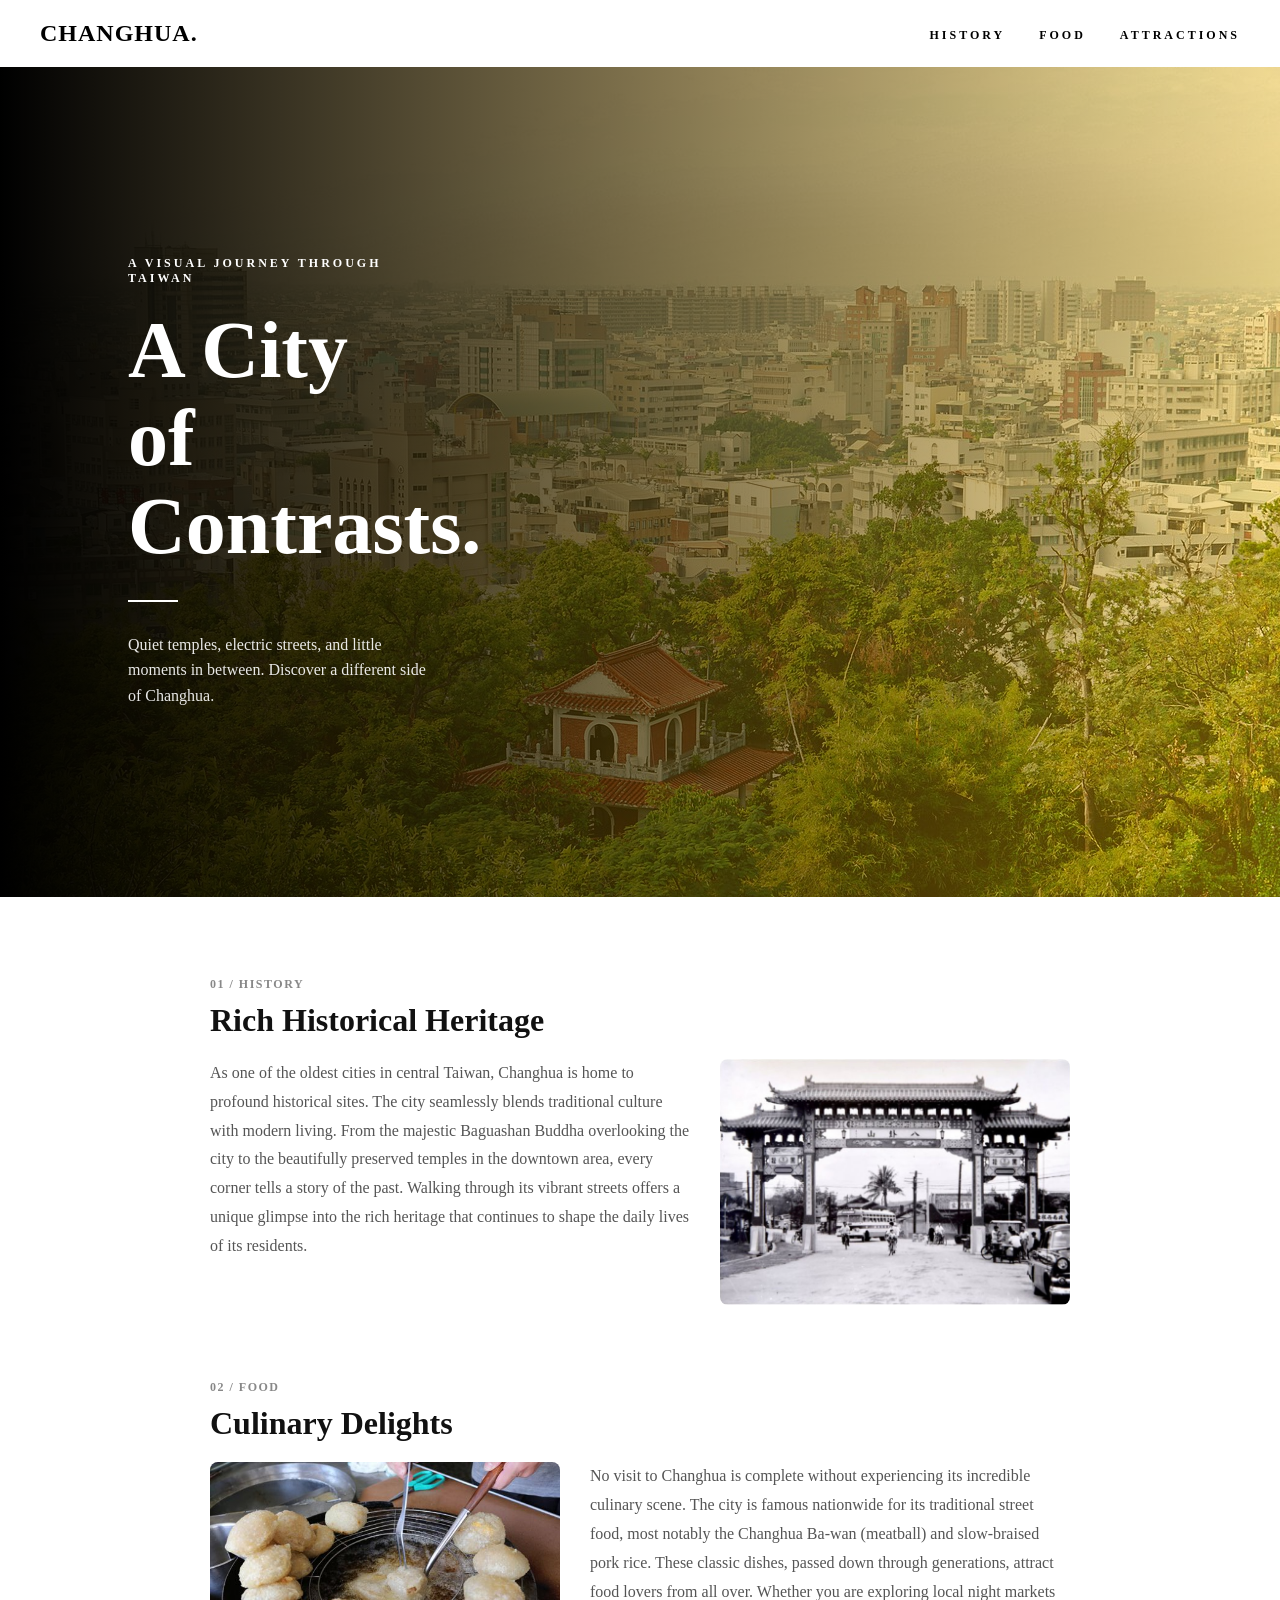
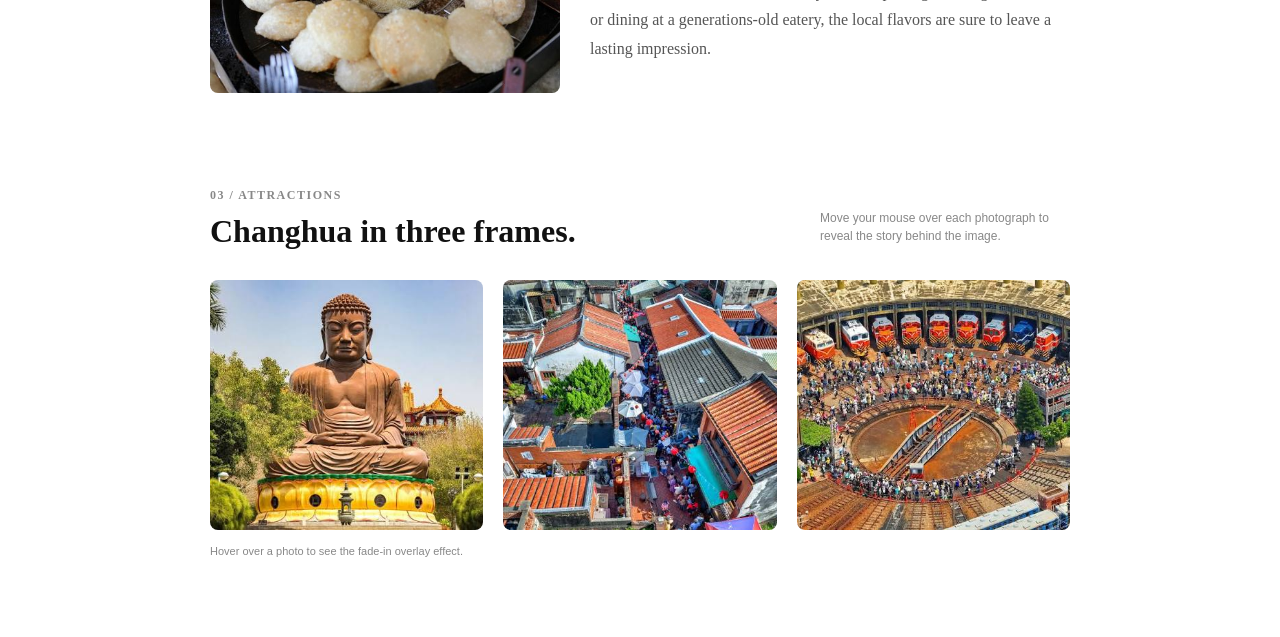
<file: 10_14web/index.html>
<!DOCTYPE html>
<html lang="en">
<head>
  <meta charset="UTF-8">
  <meta name="viewport" content="width=device-width, initial-scale=1.0">
  <title>Hero Section Template - Changhua</title>
  <style>
    html {
      scroll-behavior: smooth;
    }

    * {
      margin: 0;
      padding: 0;
      box-sizing: border-box;
    }

    body {
      font-family: "Georgia", "Times New Roman", serif;
    }

    header {
      display: flex;
      justify-content: space-between;
      align-items: center;
      padding: 20px 40px;
      background-color: #ffffff;
      position: sticky;
      top: 0;
      z-index: 1000;
    }

    .logo {
      font-size: 24px;
      font-weight: bold;
      font-family: "Georgia", "Times New Roman", serif;
      letter-spacing: 1px;
    }

    nav a {
      text-decoration: none;
      color: #000;
      margin-left: 30px;
      font-size: 12px;
      font-weight: bold;
      letter-spacing: 3px; 
      text-transform: uppercase;
    }

    .hero {
      position: relative;
      height: calc(100vh - 70px); 
      background-image: linear-gradient(to right,rgb(0, 0, 0), rgba(255, 187, 0, 0.4)), url('CHANGHUA.jpg');
      background-size: cover;
      background-position: center;
      display: flex;
      align-items: center;
      padding: 0 10%; 
    }

    .hero-content {
      color: #ffffff;
      max-width: 300px;
    }

    .subtitle {
      font-size: 12px;
      letter-spacing: 3px;
      margin-bottom: 20px;
      font-weight: bold;
      text-transform: uppercase;
    }

    .hero-content h1 {
      font-family: "Georgia", "Times New Roman", serif;
      font-size: 80px;
      line-height: 1.1;
      margin-bottom: 30px;
    }

    .divider {
      width: 50px;
      height: 2px;
      background-color: #ffffff;
      margin-bottom: 30px;
    }

    .description {
      font-size: 16px;
      line-height: 1.6;
      opacity: 0.9;
    }

    .content-container {
      max-width: 900px;
      margin: 80px auto;
      padding: 0 20px;
    }

    .intro-section {
      clear: both;
      overflow: hidden;
      margin-bottom: 60px;
      scroll-margin-top: 100px; 
    }

    .small-tags {
      list-style: none;
      padding: 0;
      margin: 0 0 10px 0;
      display: flex;
      gap: 15px;
    }
    
    .small-tags li {
      font-size: 12px;
      font-weight: bold;
      color: #888;
      text-transform: uppercase;
      letter-spacing: 1.5px;
    }

    .intro-section h2 {
      font-family: "Georgia", "Times New Roman", serif;
      font-size: 32px;
      margin-bottom: 20px;
      color: #111;
    }

    .img-container {
      position: relative;
      width: 350px;
      border-radius: 8px;
      overflow: hidden;
    }

    .img-right {
      float: right;
      margin-left: 30px;
      margin-bottom: 15px;
    }

    .img-left {
      float: left;
      margin-right: 30px;
      margin-bottom: 15px;
    }

    .img-container img {
      width: 100%;
      display: block;
    }

    .overlay {
      position: absolute;
      top: 0; bottom: 0; left: 0; right: 0;
      height: 100%; width: 100%;
      opacity: 0;
      transition: .5s ease;
      background-color: rgba(58, 47, 71, 0.85);
    }

    .img-container:hover .overlay {
      opacity: 1;
    }

    .overlay-text {
      color: rgba(246, 250, 186, 0.822);
      font-size: 20px;
      font-weight: bold;
      position: absolute;
      top: 50%; left: 50%;
      transform: translate(-50%, -50%);
      text-align: center;
    }

    .intro-text {
      font-size: 16px;
      line-height: 1.8;
      color: #555;
    }

    .attractions-section {
      max-width: 900px;
      margin: 0 auto 80px auto;
      padding: 0 20px;
      scroll-margin-top: 100px; 
    }

    .section-header {
      display: flex;
      justify-content: space-between; 
      align-items: flex-end; 
      margin-bottom: 30px;
    }

    .attractions-section h2 {
      font-family: "Georgia", "Times New Roman", serif;
      font-size: 32px;
      color: #111;
      margin-bottom: 0; 
    }

    .header-hint-text {
      font-family: Arial, sans-serif;
      font-size: 12px;
      color: #888;
      max-width: 250px;
      line-height: 1.5;
      padding-bottom: 5px;
    }

    .footer-hint-text {
      font-family: Arial, sans-serif;
      font-size: 11px;
      color: #888;
      margin-top: 15px;
      text-align: left;
    }

    .cards-container {
      display: flex;
      justify-content: space-between;
      gap: 20px;
    }

    .card {
      position: relative;
      flex: 1;
      border-radius: 8px;
      overflow: hidden;
    }

    .card img {
      width: 100%;
      height: 250px; 
      object-fit: cover; 
      display: block;
    }

    .card .overlay {
      position: absolute;
      top: 0; bottom: 0; left: 0; right: 0;
      height: 100%; width: 100%;
      opacity: 0;
      transition: .5s ease;
      background-color: rgba(51, 45, 104, 0.85);
    }

    .card:hover .overlay {
      opacity: 1;
    }

    .card .overlay-text {
      color: rgb(186, 196, 168);
      font-size: 20px;
      font-weight: bold;
      position: absolute;
      top: 50%; left: 50%;
      transform: translate(-50%, -50%);
      text-align: center;
      width: 100%;
    }
  </style>
</head>
<body>

  <header>
    <div class="logo">CHANGHUA.</div>
    <nav>
      <a href="#history-section">HISTORY</a>
      <a href="#food-section">FOOD</a>
      <a href="#attractions-section">ATTRACTIONS</a>
    </nav>
  </header>

  <section class="hero">
    <div class="hero-content">
      <p class="subtitle">A VISUAL JOURNEY THROUGH TAIWAN</p>
      <h1>A City of<br>Contrasts.</h1>
      <div class="divider"></div>
      <p class="description">
        Quiet temples, electric streets, and little moments in between. Discover a different side of Changhua.
      </p>
    </div>
  </section>

  <main class="content-container">
    <div class="intro-section" id="history-section">
      <ul class="small-tags">
        <li>01 / History</li>
      </ul>
      <h2>Rich Historical Heritage</h2>
      <div class="img-container img-right">
        <a href="https://zh.wikipedia.org/wiki/彰化縣">
          <img src="Changhua History.jpg" alt="Changhua History">
          <div class="overlay">
            <div class="overlay-text">Explore History</div>
          </div>
        </a>
      </div>
      <p class="intro-text">
        As one of the oldest cities in central Taiwan, Changhua is home to profound historical sites. The city seamlessly blends traditional culture with modern living. From the majestic Baguashan Buddha overlooking the city to the beautifully preserved temples in the downtown area, every corner tells a story of the past. Walking through its vibrant streets offers a unique glimpse into the rich heritage that continues to shape the daily lives of its residents.
      </p>
    </div>

    <div class="intro-section" id="food-section">
      <ul class="small-tags">
        <li>02 / Food</li>
      </ul>
      <h2>Culinary Delights</h2>
      <div class="img-container img-left">
        <a href="https://zh.wikipedia.org/wiki/肉圓_(台灣)">
          <img src="Changhua Food.jpg" alt="Changhua Food">
          <div class="overlay">
            <div class="overlay-text">Taste the Food</div>
          </div>
        </a>
      </div>
      <p class="intro-text">
        No visit to Changhua is complete without experiencing its incredible culinary scene. The city is famous nationwide for its traditional street food, most notably the Changhua Ba-wan (meatball) and slow-braised pork rice. These classic dishes, passed down through generations, attract food lovers from all over. Whether you are exploring local night markets or dining at a generations-old eatery, the local flavors are sure to leave a lasting impression.
      </p>
    </div>
  </main>

  <section class="attractions-section" id="attractions-section">
    <div class="section-header">
      <div class="title-wrap">
        <ul class="small-tags">
          <li>03 / Attractions</li>
        </ul>
        <h2>Changhua in three frames.</h2>
      </div>
      <div class="header-hint-text">
        Move your mouse over each photograph to reveal the story behind the image.
      </div>
    </div>
    
    <div class="cards-container">
      <div class="card">
        <a href="https://zh.wikipedia.org/zh-tw/%E5%85%AB%E5%8D%A6%E5%B1%B1_(%E5%BD%B0%E5%8C%96%E7%B8%A3)">
          <img src="Baguashan.jpg" alt="Baguashan">
          <div class="overlay">
            <div class="overlay-text">Baguashan Buddha</div>
          </div>
        </a>
      </div>

      <div class="card">
        <a href="https://zh.wikipedia.org/zh-tw/%E9%B9%BF%E6%B8%AF%E8%80%81%E8%A1%97">
          <img src="Lukang Old Street.jpg" alt="Lukang Old Street">
          <div class="overlay">
            <div class="overlay-text">Lukang Old Street</div>
          </div>
        </a>
      </div>

      <div class="card">
        <a href="https://zh.wikipedia.org/zh-tw/%E5%BD%B0%E5%8C%96%E6%89%87%E5%BD%A2%E8%BB%8A%E5%BA%AB">
          <img src="Fan-shaped Depot.jpg" alt="Fan-shaped Depot">
          <div class="overlay">
            <div class="overlay-text">Fan-shaped Depot</div>
          </div>
        </a>
      </div>
    </div>

    <div class="footer-hint-text">
      Hover over a photo to see the fade-in overlay effect.
    </div>
  </section>

</body>
</html>
</file>
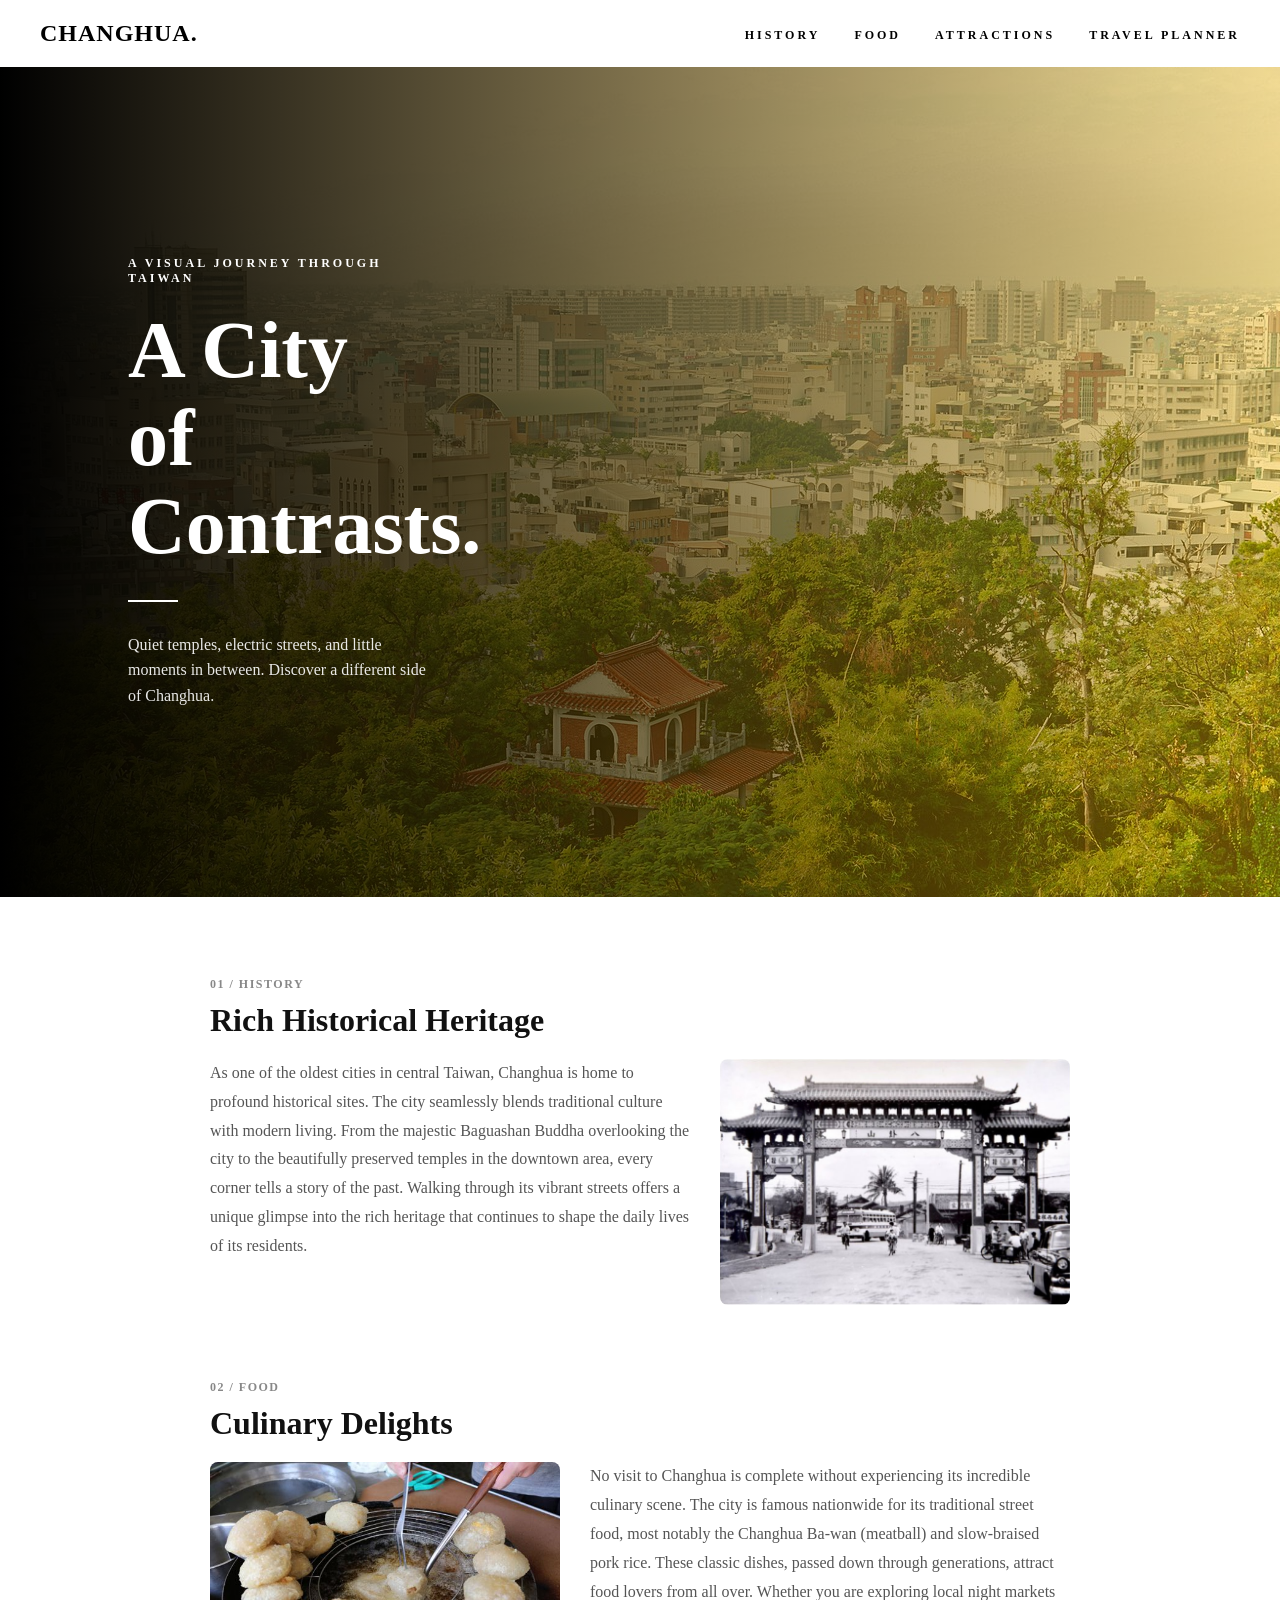
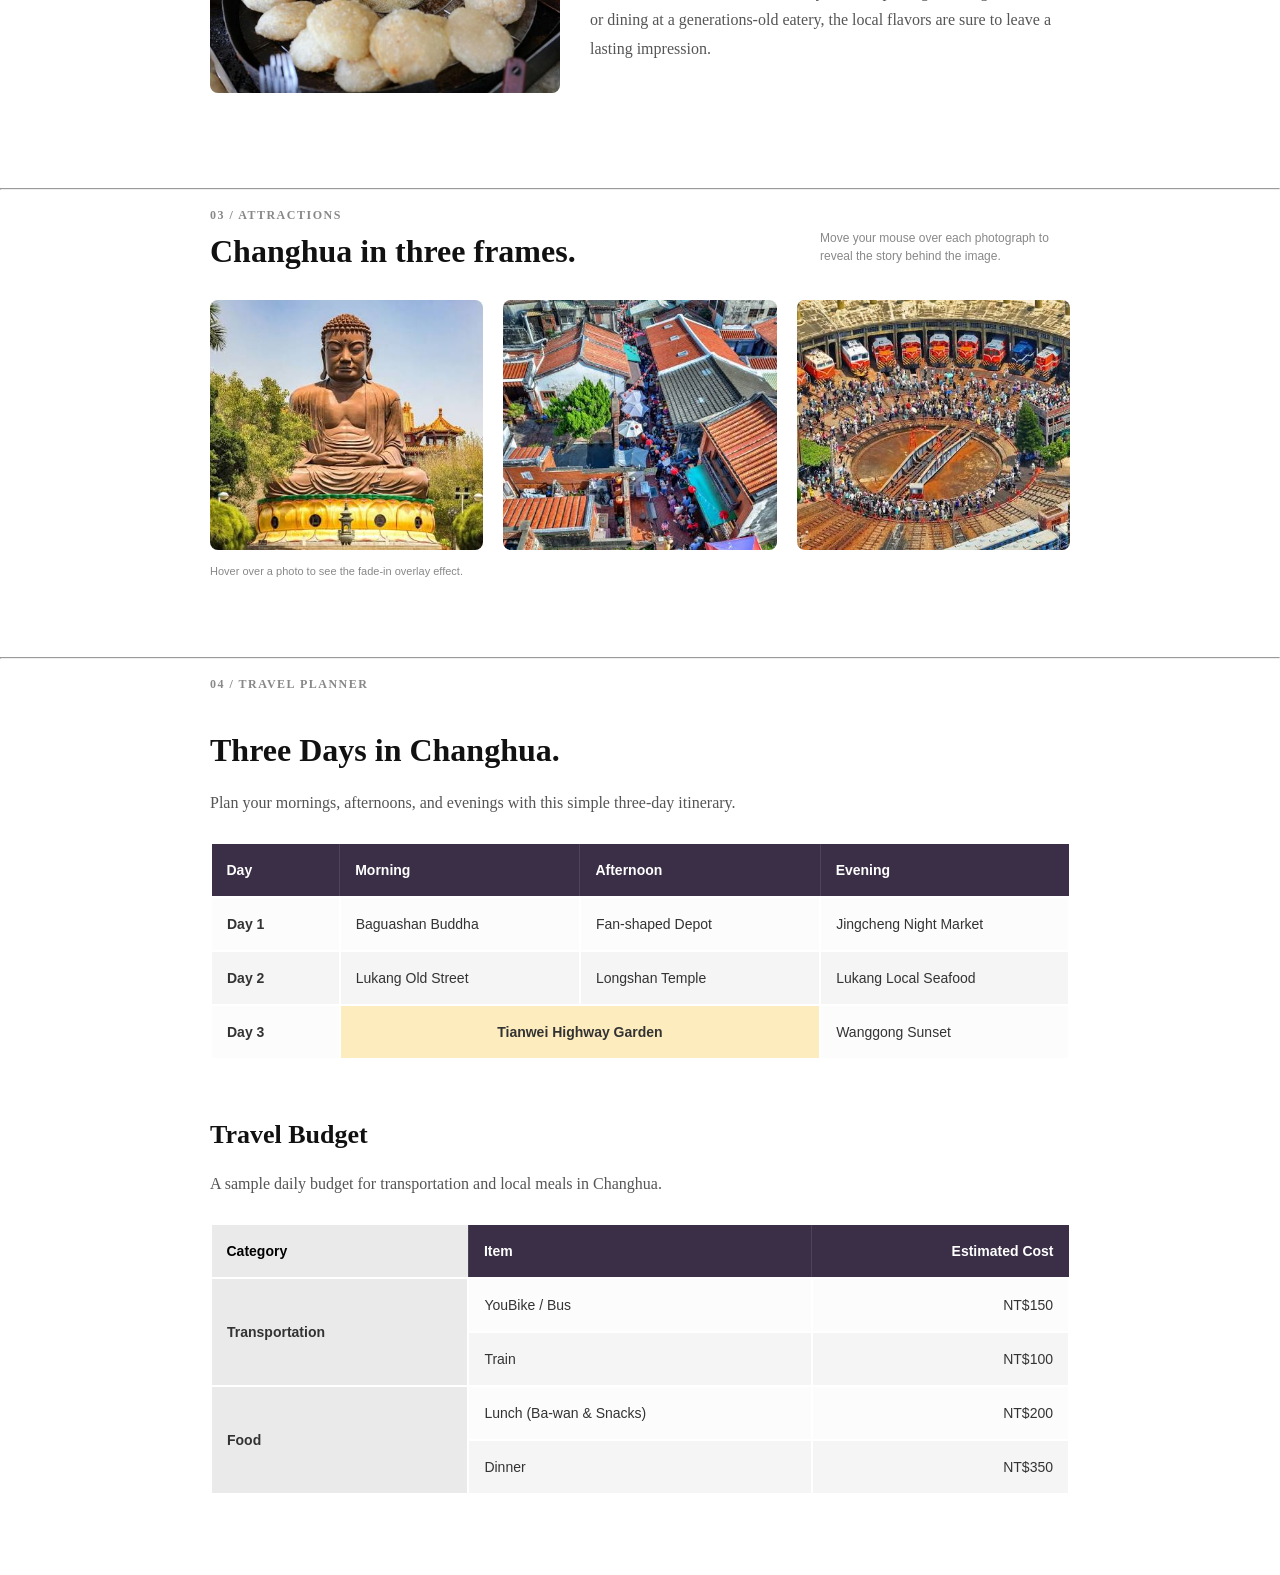
<file: 10_21web/index.html>
<!DOCTYPE html>
<html lang="en">
<head>
  <meta charset="UTF-8">
  <meta name="viewport" content="width=device-width, initial-scale=1.0">
  <title>Hero Section Template - Changhua</title>
  <!-- 連結外部 CSS 檔案 -->
  <link rel="stylesheet" href="style.css">
</head>
<body>

  <header>
    <div class="logo">CHANGHUA.</div>
    <nav>
      <a href="#history-section">HISTORY</a>
      <a href="#food-section">FOOD</a>
      <a href="#attractions-section">ATTRACTIONS</a>
      <a href="#travel_planner">TRAVEL PLANNER</a>
    </nav>
  </header>

  <section class="hero">
    <div class="hero-content">
      <p class="subtitle">A VISUAL JOURNEY THROUGH TAIWAN</p>
      <h1>A City of<br>Contrasts.</h1>
      <div class="divider"></div>
      <p class="description">
        Quiet temples, electric streets, and little moments in between. Discover a different side of Changhua.
      </p>
    </div>
  </section>

  <main class="content-container">
    <div class="intro-section" id="history-section">
      <ul class="small-tags">
        <li>01 / History</li>
      </ul>
      <h2>Rich Historical Heritage</h2>
      <div class="img-container img-right">
        <a href="https://zh.wikipedia.org/wiki/彰化縣">
          <img src="Changhua History.jpg" alt="Changhua History">
          <div class="overlay">
            <div class="overlay-text">Explore History</div>
          </div>
        </a>
      </div>
      <p class="intro-text">
        As one of the oldest cities in central Taiwan, Changhua is home to profound historical sites. The city seamlessly blends traditional culture with modern living. From the majestic Baguashan Buddha overlooking the city to the beautifully preserved temples in the downtown area, every corner tells a story of the past. Walking through its vibrant streets offers a unique glimpse into the rich heritage that continues to shape the daily lives of its residents.
      </p>
    </div>

    <div class="intro-section" id="food-section">
      <ul class="small-tags">
        <li>02 / Food</li>
      </ul>
      <h2>Culinary Delights</h2>
      <div class="img-container img-left">
        <a href="https://zh.wikipedia.org/wiki/肉圓_(台灣)">
          <img src="Changhua Food.jpg" alt="Changhua Food">
          <div class="overlay">
            <div class="overlay-text">Taste the Food</div>
          </div>
        </a>
      </div>
      <p class="intro-text">
        No visit to Changhua is complete without experiencing its incredible culinary scene. The city is famous nationwide for its traditional street food, most notably the Changhua Ba-wan (meatball) and slow-braised pork rice. These classic dishes, passed down through generations, attract food lovers from all over. Whether you are exploring local night markets or dining at a generations-old eatery, the local flavors are sure to leave a lasting impression.
      </p>
    </div>
  </main>
  <hr>
  <br>
  <section class="attractions-section" id="attractions-section">
    <div class="section-header">
      <div class="title-wrap">
        <ul class="small-tags">
          <li>03 / Attractions</li>
        </ul>
        <h2>Changhua in three frames.</h2>
      </div>
      <div class="header-hint-text">
        Move your mouse over each photograph to reveal the story behind the image.
      </div>
    </div>
    
    <div class="cards-container">
      <div class="card">
        <a href="https://zh.wikipedia.org/zh-tw/%E5%85%AB%E5%8D%A6%E5%B1%B1_(%E5%BD%B0%E5%8C%96%E7%B8%A3)">
          <img src="Baguashan.jpg" alt="Baguashan">
          <div class="overlay">
            <div class="overlay-text">Baguashan Buddha</div>
          </div>
        </a>
      </div>

      <div class="card">
        <a href="https://zh.wikipedia.org/zh-tw/%E9%B9%BF%E6%B8%AF%E8%80%81%E8%A1%97">
          <img src="Lukang Old Street.jpg" alt="Lukang Old Street">
          <div class="overlay">
            <div class="overlay-text">Lukang Old Street</div>
          </div>
        </a>
      </div>

      <div class="card">
        <a href="https://zh.wikipedia.org/zh-tw/%E5%BD%B0%E5%8C%96%E6%89%87%E5%BD%A2%E8%BB%8A%E5%BA%AB">
          <img src="Fan-shaped Depot.jpg" alt="Fan-shaped Depot">
          <div class="overlay">
            <div class="overlay-text">Fan-shaped Depot</div>
          </div>
        </a>
      </div>
    </div>

    <div class="footer-hint-text">
      Hover over a photo to see the fade-in overlay effect.
    </div>
  </section>
  <hr>
  <br>
  <section class="travel-planner-section" id="travel_planner">
    <div class="section-header">
      <ul class="small-tags">
        <li>04 / TRAVEL PLANNER</li>
      </ul>
    </div>
    
    <h2>Three Days in Changhua.</h2>
    <p class="intro-text">Plan your mornings, afternoons, and evenings with this simple three-day itinerary.</p>

    <table class="travel-table itinerary-table">
      <thead>
        <tr>
          <th class="col-day">Day</th>
          <th class="col-time">Morning</th>
          <th class="col-time">Afternoon</th>
          <th>Evening</th>
        </tr>
      </thead>
      <tbody>
        <tr>
          <td class="col-day">Day 1</td>
          <td>Baguashan Buddha</td>
          <td>Fan-shaped Depot</td>
          <td>Jingcheng Night Market</td>
        </tr>
        <tr>
          <td class="col-day">Day 2</td>
          <td>Lukang Old Street</td>
          <td>Longshan Temple</td>
          <td>Lukang Local Seafood</td>
        </tr>
        <tr>
          <td class="col-day">Day 3</td>
          <td colspan="2" class="highlight-cell">Tianwei Highway Garden</td>
          <td>Wanggong Sunset</td>
        </tr>
      </tbody>
    </table>

    <h2 class="sub-heading">Travel Budget</h2>
    <p class="intro-text">A sample daily budget for transportation and local meals in Changhua.</p>

    <table class="travel-table budget-table">
      <thead>
        <tr>
          <th class="col-category" style="color: #000;">Category</th>
          <th class="col-item">Item</th>
          <th class="col-cost" style="text-align: right;">Estimated Cost</th>
        </tr>
      </thead>
      <tbody>
        <tr>
          <td rowspan="2" class="col-category">Transportation</td>
          <td>YouBike / Bus</td>
          <td class="right-align">NT$150</td>
        </tr>
        <tr>
          <td>Train</td>
          <td class="right-align">NT$100</td>
        </tr>
        <tr>
          <td rowspan="2" class="col-category">Food</td>
          <td>Lunch (Ba-wan & Snacks)</td>
          <td class="right-align">NT$200</td>
        </tr>
        <tr>
          <td>Dinner</td>
          <td class="right-align">NT$350</td>
        </tr>
      </tbody>
    </table>
  </section>
</body>
</html>
</file>
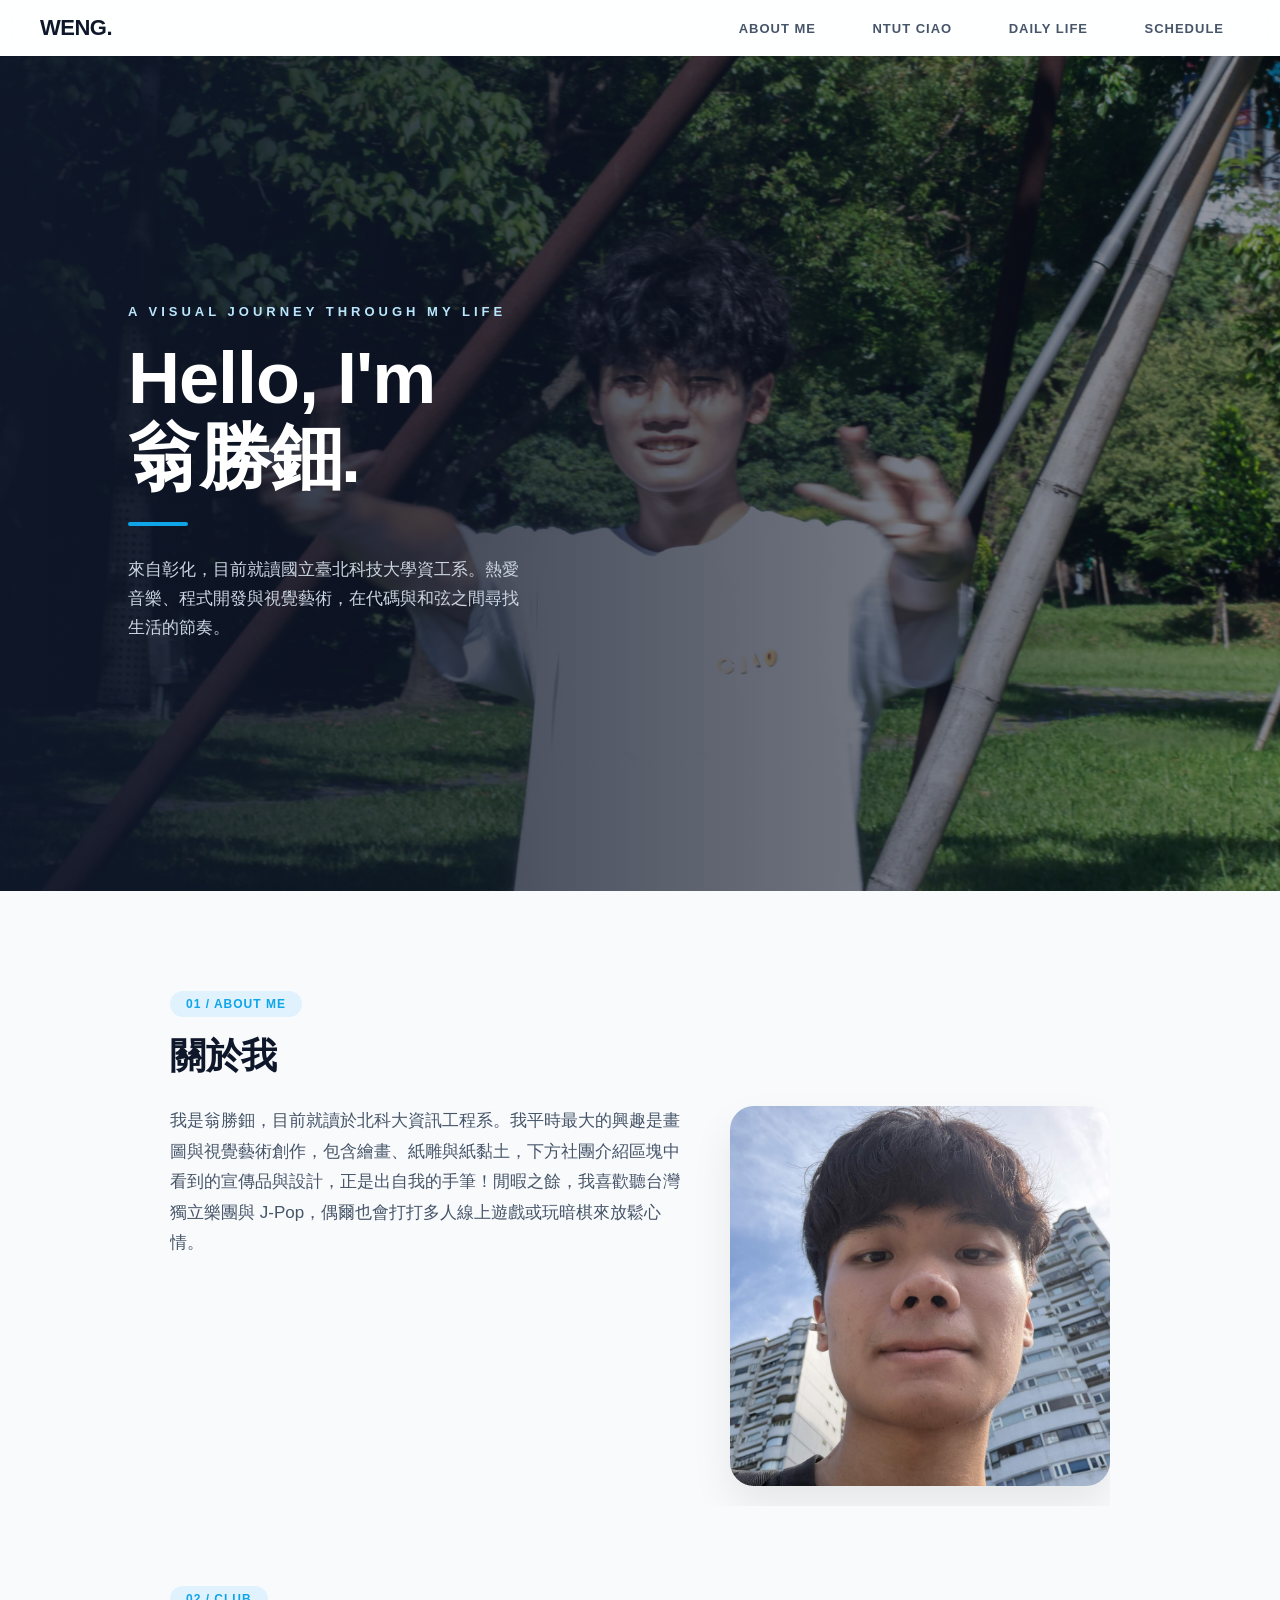
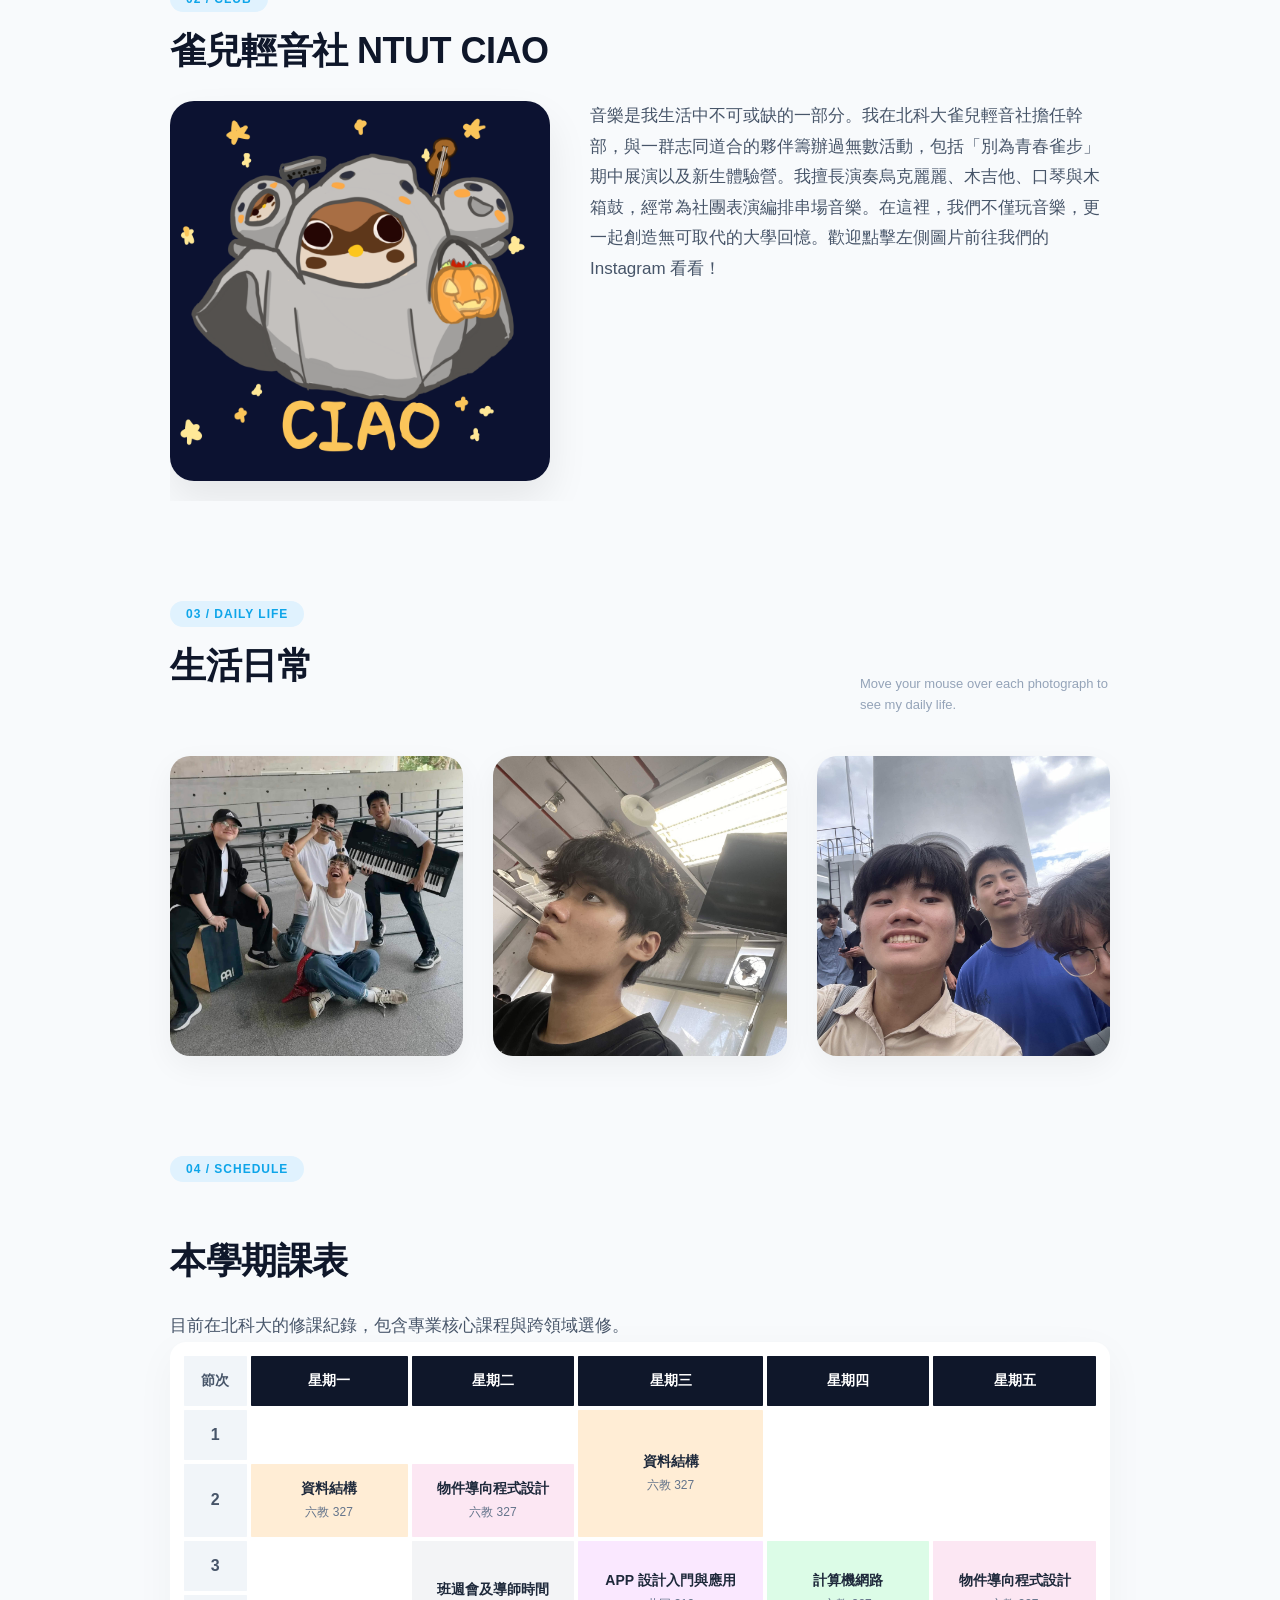
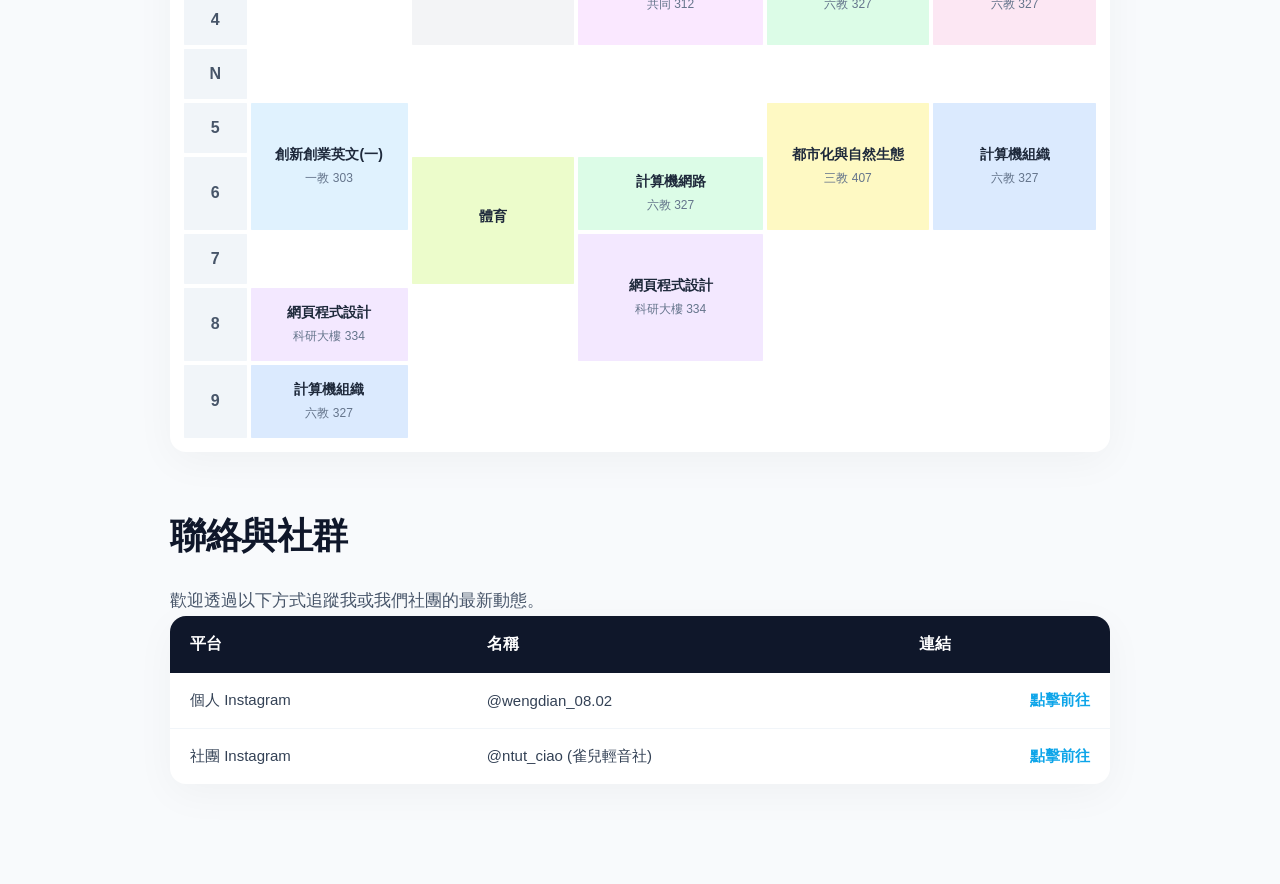
<file: 10_21web_ME/index.html>
<!DOCTYPE html>
<html lang="zh-TW">
<head>
  <meta charset="UTF-8">
  <meta name="viewport" content="width=device-width, initial-scale=1.0">
  <title>翁勝鈿 - 個人簡介與作品集</title>
  <link rel="stylesheet" href="style.css">
</head>
<body>

  <header>
    <div class="logo">WENG.</div>
    <nav>
      <a href="#about-section">ABOUT ME</a>
      <a href="#club-section">NTUT CIAO</a>
      <a href="#skills-section">DAILY LIFE</a>
      <a href="#experience">SCHEDULE</a>
    </nav>
  </header>

  <section class="hero">
    <div class="hero-content">
      <p class="subtitle">A VISUAL JOURNEY THROUGH MY LIFE</p>
      <h1>Hello, I'm<br>翁勝鈿.</h1>
      <div class="divider"></div>
      <p class="description">
        來自彰化，目前就讀國立臺北科技大學資工系。熱愛音樂、程式開發與視覺藝術，在代碼與和弦之間尋找生活的節奏。
      </p>
    </div>
  </section>

  <main class="content-container">
    <div class="intro-section" id="about-section">
      <ul class="small-tags">
        <li>01 / About Me</li>
      </ul>
      <h2>關於我</h2>
      <div class="img-container img-right">
        <a href="https://www.instagram.com/wengdian_08.02/" target="_blank">
          <img src="ISME.jpg" alt="翁勝鈿">
          <div class="overlay">
            <div class="overlay-text">Follow My IG</div>
          </div>
        </a>
      </div>
      <p class="intro-text">
        我是翁勝鈿，目前就讀於北科大資訊工程系。我平時最大的興趣是畫圖與視覺藝術創作，包含繪畫、紙雕與紙黏土，下方社團介紹區塊中看到的宣傳品與設計，正是出自我的手筆！閒暇之餘，我喜歡聽台灣獨立樂團與 J-Pop，偶爾也會打打多人線上遊戲或玩暗棋來放鬆心情。
      </p>
    </div>

    <div class="intro-section" id="club-section">
      <ul class="small-tags">
        <li>02 / Club</li>
      </ul>
      <h2>雀兒輕音社 NTUT CIAO</h2>
      <div class="img-container img-left">
        <a href="https://www.instagram.com/ntut_ciao/" target="_blank">
          <img src="Club.jpg" alt="雀兒輕音社">
          <div class="overlay">
            <div class="overlay-text">Explore Our Club</div>
          </div>
        </a>
      </div>
      <p class="intro-text">
        音樂是我生活中不可或缺的一部分。我在北科大雀兒輕音社擔任幹部，與一群志同道合的夥伴籌辦過無數活動，包括「別為青春雀步」期中展演以及新生體驗營。我擅長演奏烏克麗麗、木吉他、口琴與木箱鼓，經常為社團表演編排串場音樂。在這裡，我們不僅玩音樂，更一起創造無可取代的大學回憶。歡迎點擊左側圖片前往我們的 Instagram 看看！
      </p>
    </div>
  </main>

  <section class="attractions-section" id="skills-section">
    <div class="section-header">
      <div class="title-wrap">
        <ul class="small-tags">
          <li>03 / Daily Life</li>
        </ul>
        <h2>生活日常</h2>
      </div>
      <div class="header-hint-text">
        Move your mouse over each photograph to see my daily life.
      </div>
    </div>
    
    <div class="cards-container">
      <div class="card">
        <a href="#">
          <img src="Music_Life.jpg" alt="音樂與練團">
          <div class="overlay">
            <div class="overlay-text">
              音樂與練團<br>
              <span>烏克麗麗、木箱鼓、聽告五人</span>
            </div>
          </div>
        </a>
      </div>

      <div class="card">
        <a href="#">
          <img src="Classroom_Life.jpg" alt="美食與返鄉">
          <div class="overlay">
            <div class="overlay-text">
              上課<br>
              <span>有人拿我手機偷拍</span>
            </div>
          </div>
        </a>
      </div>

      <div class="card">
        <a href="#">
          <img src="Game_Life.jpg" alt="休閒娛樂">
          <div class="overlay">
            <div class="overlay-text">
              休閒娛樂<br>
              <span>多人出去玩</span>
            </div>
          </div>
        </a>
      </div>
    </div>
  </section>

  <section class="travel-planner-section" id="experience">
    <div class="section-header">
      <ul class="small-tags">
        <li>04 / SCHEDULE</li>
      </ul>
    </div>
        
    <h2>本學期課表</h2>
    <p class="intro-text">目前在北科大的修課紀錄，包含專業核心課程與跨領域選修。</p>

    <div class="schedule-wrapper">
      <table class="schedule-table">
        <thead>
          <tr>
            <th class="period-col">節次</th>
            <th>星期一</th>
            <th>星期二</th>
            <th>星期三</th>
            <th>星期四</th>
            <th>星期五</th>
          </tr>
        </thead>
        <tbody>
          <tr>
            <td class="period-col">1</td>
            <td></td>
            <td></td>
            <td rowspan="2" class="course-ds"><span class="course-name">資料結構</span><span class="course-loc">六教 327</span></td>
            <td></td>
            <td></td>
          </tr>
          <tr>
            <td class="period-col">2</td>
            <td class="course-ds"><span class="course-name">資料結構</span><span class="course-loc">六教 327</span></td>
            <td class="course-oop"><span class="course-name">物件導向程式設計</span><span class="course-loc">六教 327</span></td>
            <td></td>
            <td></td>
          </tr>
          <tr>
            <td class="period-col">3</td>
            <td></td>
            <td rowspan="2" class="course-hr"><span class="course-name">班週會及導師時間</span></td>
            <td rowspan="2" class="course-app"><span class="course-name">APP 設計入門與應用</span><span class="course-loc">共同 312</span></td>
            <td rowspan="2" class="course-net"><span class="course-name">計算機網路</span><span class="course-loc">六教 327</span></td>
            <td rowspan="2" class="course-oop"><span class="course-name">物件導向程式設計</span><span class="course-loc">六教 327</span></td>
          </tr>
          <tr>
            <td class="period-col">4</td>
            <td></td>
          </tr>
          <tr>
            <td class="period-col">N</td>
            <td></td>
            <td></td>
            <td></td>
            <td></td>
            <td></td>
          </tr>
          <tr>
            <td class="period-col">5</td>
            <td rowspan="2" class="course-eng"><span class="course-name">創新創業英文(一)</span><span class="course-loc">一教 303</span></td>
            <td></td>
            <td></td>
            <td rowspan="2" class="course-city"><span class="course-name">都市化與自然生態</span><span class="course-loc">三教 407</span></td>
            <td rowspan="2" class="course-arch"><span class="course-name">計算機組織</span><span class="course-loc">六教 327</span></td>
          </tr>
          <tr>
            <td class="period-col">6</td>
            <td rowspan="2" class="course-pe"><span class="course-name">體育</span></td>
            <td class="course-net"><span class="course-name">計算機網路</span><span class="course-loc">六教 327</span></td>
          </tr>
          <tr>
            <td class="period-col">7</td>
            <td></td>
            <td rowspan="2" class="course-web"><span class="course-name">網頁程式設計</span><span class="course-loc">科研大樓 334</span></td>
            <td></td>
            <td></td>
          </tr>
          <tr>
            <td class="period-col">8</td>
            <td class="course-web"><span class="course-name">網頁程式設計</span><span class="course-loc">科研大樓 334</span></td>
            <td></td>
            <td></td>
            <td></td>
          </tr>
          <tr>
            <td class="period-col">9</td>
            <td class="course-arch"><span class="course-name">計算機組織</span><span class="course-loc">六教 327</span></td>
            <td></td>
            <td></td>
            <td></td>
            <td></td>
          </tr>
        </tbody>
      </table>
    </div>

    <h2 class="sub-heading">聯絡與社群</h2>
    <p class="intro-text">歡迎透過以下方式追蹤我或我們社團的最新動態。</p>

    <table class="travel-table budget-table">
      <thead>
        <tr>
          <th class="col-category">平台</th>
          <th class="col-item">名稱</th>
          <th class="col-cost">連結</th>
        </tr>
      </thead>
      <tbody>
        <tr>
          <td class="col-category">個人 Instagram</td>
          <td>@wengdian_08.02</td>
          <td class="right-align"><a href="https://www.instagram.com/wengdian_08.02/" target="_blank">點擊前往</a></td>
        </tr>
        <tr>
          <td class="col-category">社團 Instagram</td>
          <td>@ntut_ciao (雀兒輕音社)</td>
          <td class="right-align"><a href="https://www.instagram.com/ntut_ciao/" target="_blank">點擊前往</a></td>
        </tr>
      </tbody>
    </table>
  </section>
</body>
</html>
</file>
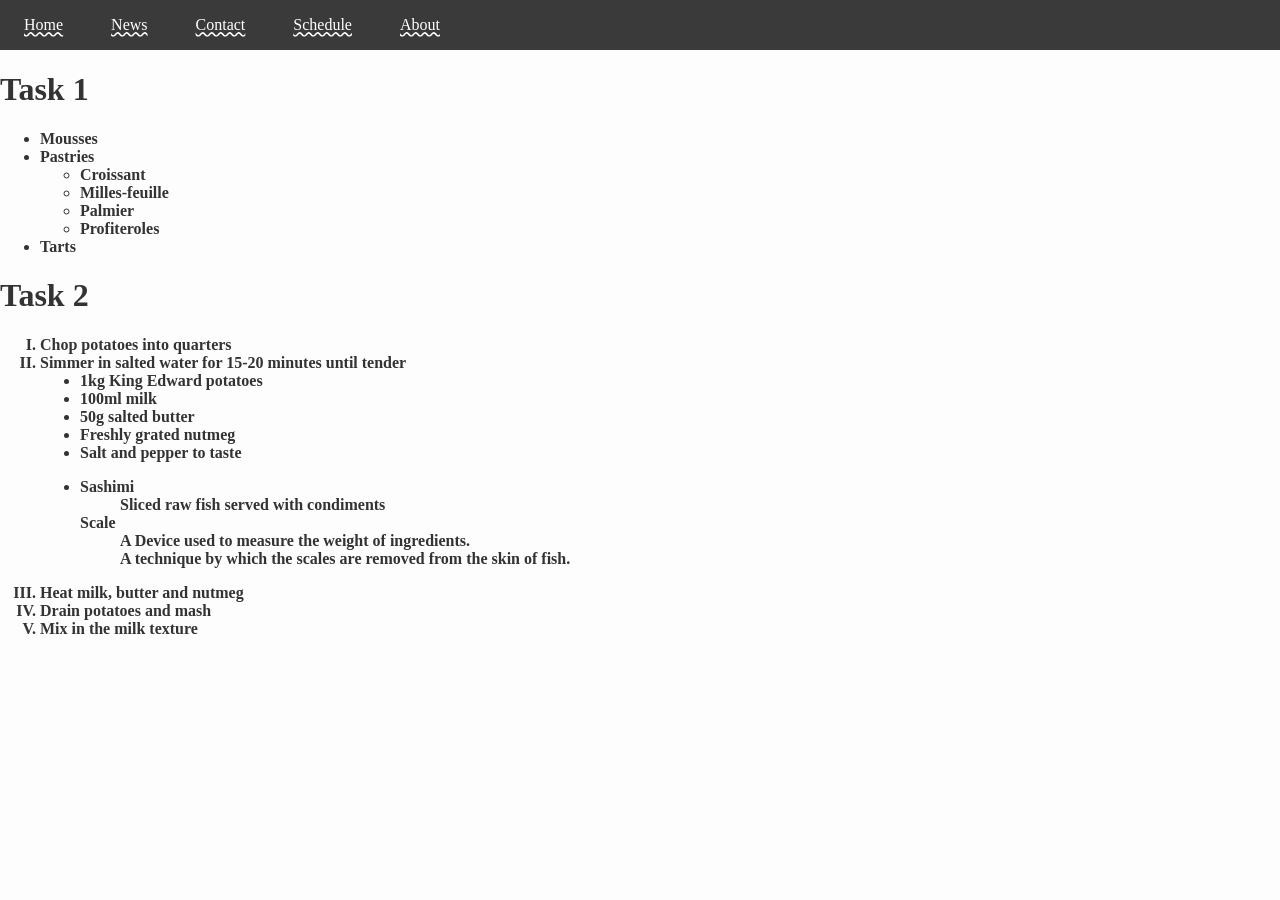
<file: 9_30web/index.html>
<!DOCTYPE html>
<html lang="en">
<head>
<meta charset="UTF-8">
<meta name="viewport" content="width=device-width, initial-scale=1.0">
<title>Combined Webpage - Tasks 1, 2, 3</title>
<style>
    body {
        margin: 0;
        padding: 0;
        font-family: "Georgia", "Times New Roman", serif;
        background-color: #fdfdfd; 
        color: #333;
    }

    .nav-list {
        list-style-type: none;
        margin: 0;
        padding: 0;
        overflow: hidden;
        background-color: #3a3a3a; /* 一般狀態 */
    }

    .nav-list li {
        float: left;
    }

    .nav-list li a {
        display: block;
        color: white;
        text-align: center;
        padding: 16px 24px;
        text-decoration: underline wavy white; /* 白色波浪底線 */
    }

    .nav-list li a:hover {
        background-color: #0b800b; /* 滑鼠懸停狀態 */
    }

    .nav-list li a:active {
        background-color: #eb1111; /* 點擊狀態 */
    }
        /* 新增 BACK 按鈕的樣式 */
    .back-btn {
        background-color: #3a3a3a;
        color: white;
        border: none;
        padding: 10px 20px;
        font-size: 1em;
        cursor: pointer;
        margin-bottom: 20px;
        font-family: inherit;
    }
    .back-btn:hover {
        background-color: #555; /* 滑鼠懸停時變淺 */
    }
</style>
</head>
<body>


    <ul class="nav-list">
        <li><a href="./index.html">Home</a></li>
        <li><a href="./news/news.html">News</a></li>
        <li><a href="./contact/contact.html">Contact</a></li>
        <li><a href="./schedule/schedule.html">Schedule</a></li>
        <li><a href="./about/about.html">About</a></li>
    </ul>
    <b><p> </p>
    <div>                    
</div>
    <div>
        <!-- Task 1 -->
        <div>
            <h1>Task 1</h1>
            <ul>
                <li>Mousses</li>
                <li>Pastries
                    <ul>
                        <li>Croissant</li>
                        <li>Milles-feuille</li>
                        <li>Palmier</li>
                        <li>Profiteroles</li>
                    </ul>
                </li>
                <li>Tarts</li>
            </ul>
        </div>
        
        <!-- Task 2 -->
        <div>
            <h1>Task 2</h1>
            <ol>
                <li type="I">Chop potatoes into quarters</li>
                <li type="I">Simmer in salted water for 15-20 minutes until tender
                    <ul type="disc">
                        <li>1kg King Edward potatoes</li>
                        <li>100ml milk</li>
                        <li>50g salted butter</li>
                        <li>Freshly grated nutmeg</li>
                        <li>Salt and pepper to taste</li>
                        <li>
                            <dl>
                                <dt>Sashimi</dt>
                                <dd>Sliced raw fish served with condiments</dd>
                                <dt>Scale</dt>
                                <dd>A Device used to measure the weight of ingredients.</dd>
                                <dd>A technique by which the scales are removed from the skin of fish.</dd>
                            </dl>
                        </li>
                    </ul>
                </li>
                <li type="I">Heat milk, butter and nutmeg</li>
                <li type="I">Drain potatoes and mash</li>
                <li type="I">Mix in the milk texture</li>
            </ol>
        </div>


    </div>

</body>
</html>
</file>
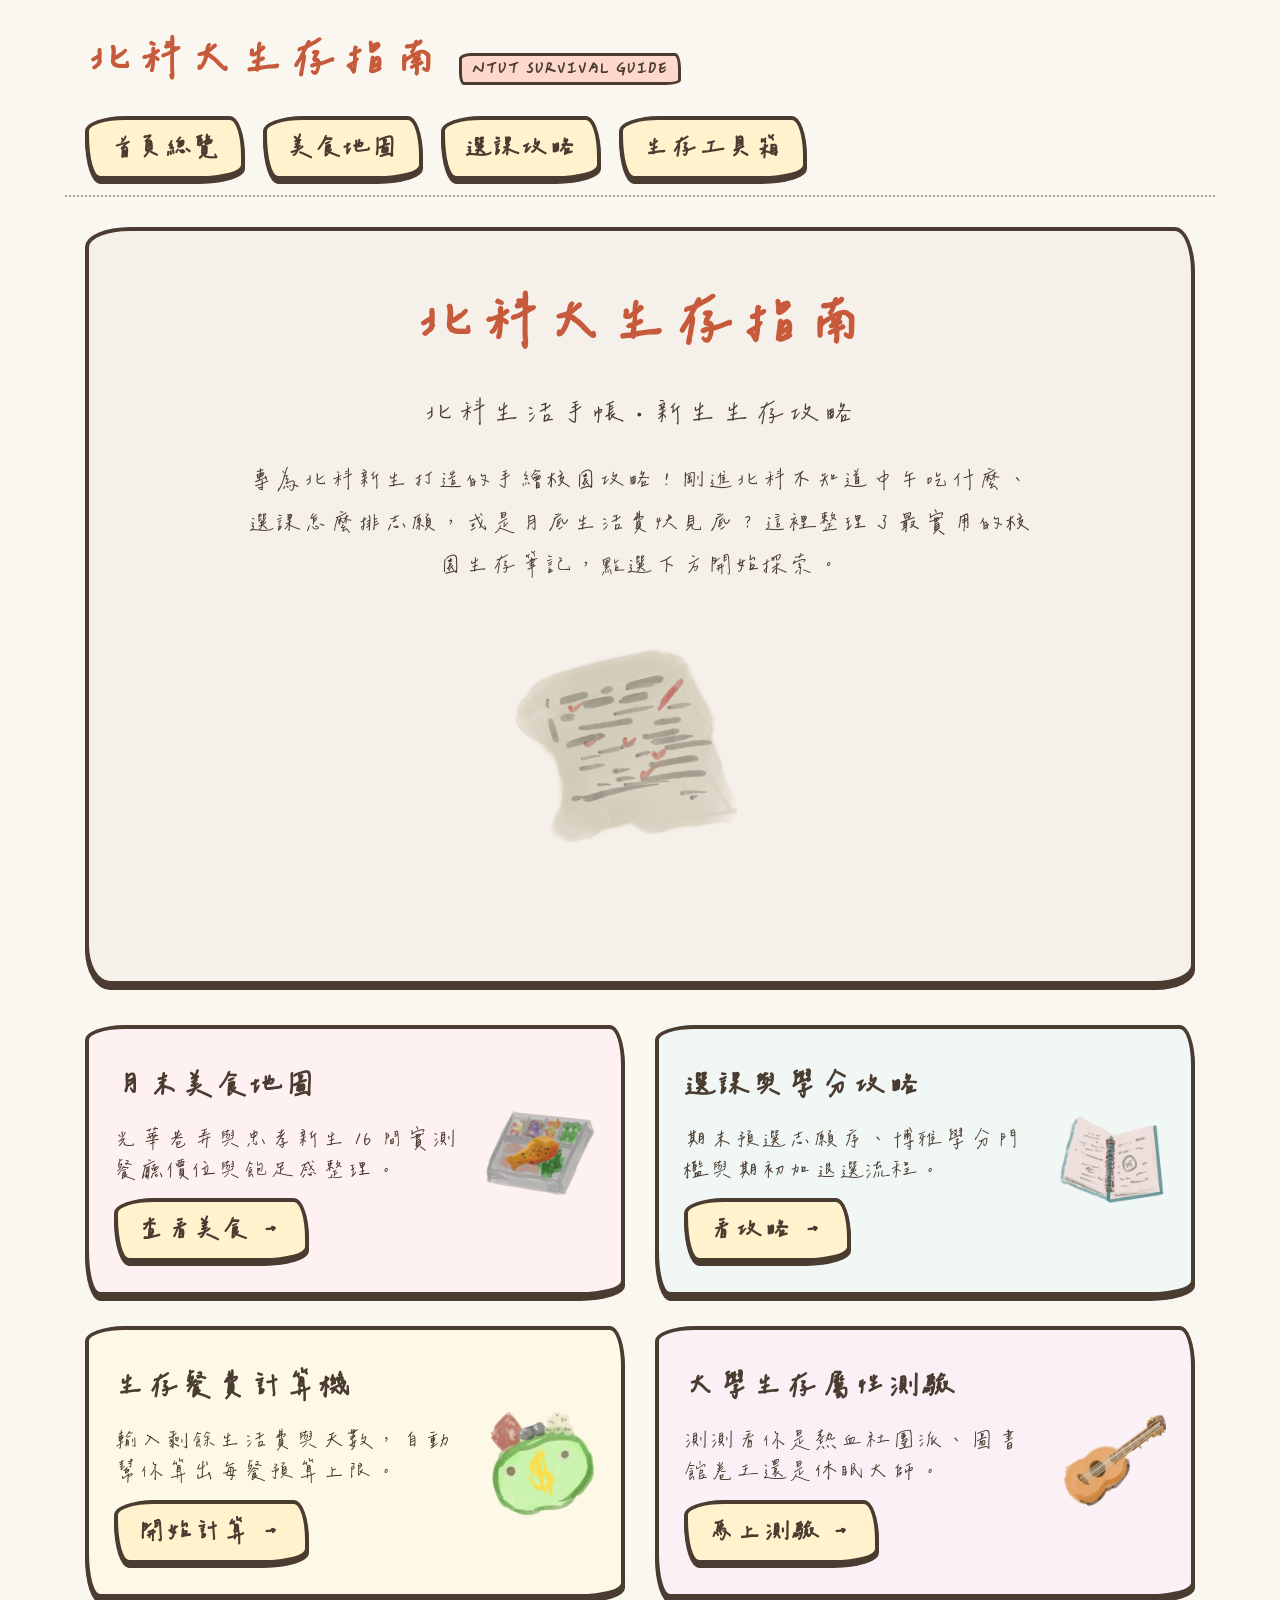
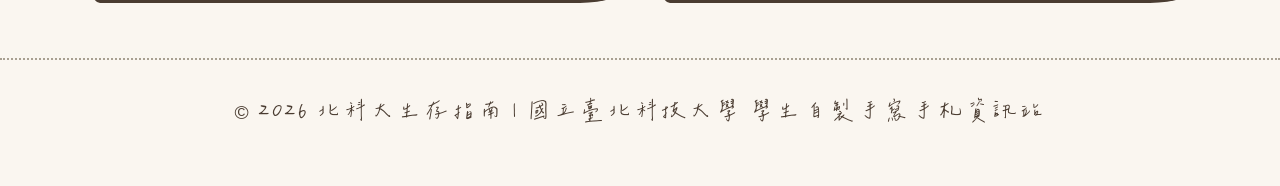
<file: Web_Programming_Midterm_Project/index.html>
<!DOCTYPE html>
<html lang="zh-TW">
<head>
  <meta charset="UTF-8">
  <meta name="viewport" content="width=device-width, initial-scale=1.0">
  <title>北科大生存指南 | 首頁</title>
  <link rel="stylesheet" href="style.css">
</head>
<body>
  <header>
    <div class="navbar">
      <div>
        <a href="index.html" class="brand-title">北科大生存指南</a>
        <span class="brand-sub">NTUT SURVIVAL GUIDE</span>
      </div>
      <nav>
        <a href="index.html" class="nav-link">首頁總覽</a>
        <a href="food.html" class="nav-link">美食地圖</a>
        <a href="courses.html" class="nav-link">選課攻略</a>
        <a href="tools.html" class="nav-link">生存工具箱</a>
      </nav>
    </div>
  </header>

  <main>
    <section class="hero-box">
      <div class="hero-title-large">北科大生存指南</div>
      <div class="hero-subtitle">北科生活手帳・新生生存攻略</div>
      <p style="margin: 0 auto; max-width: 800px;">專為北科新生打造的手繪校園攻略！剛進北科不知道中午吃什麼、選課怎麼排志願，或是月底生活費快見底？這裡整理了最實用的校園生存筆記，點選下方開始探索。</p>
      <img src="images/map.png" alt="北科大生存指南手繪大地圖" class="hero-img">
    </section>

    <section class="grid-2x2">
      <div class="sketch-box">
        <div class="card-content-wrapper">
          <div class="card-text">
            <h3>月末美食地圖</h3>
            <p style="font-size: 1.15rem; margin-bottom: 12px; line-height: 1.7;">光華巷弄與忠孝新生 16 間實測餐廳價位與飽足感整理。</p>
            <a href="food.html" class="hand-btn">查看美食 →</a>
          </div>
          <img src="images/food.png" alt="手繪便當與珍奶插圖" class="card-img">
        </div>
      </div>

      <div class="sketch-box">
        <div class="card-content-wrapper">
          <div class="card-text">
            <h3>選課與學分攻略</h3>
            <p style="font-size: 1.15rem; margin-bottom: 12px; line-height: 1.7;">期末預選志願序、博雅學分門檻與期初加退選流程。</p>
            <a href="courses.html" class="hand-btn">看攻略 →</a>
          </div>
          <img src="images/courses.png" alt="手繪選課筆記與鉛筆插圖" class="card-img">
        </div>
      </div>

      <div class="sketch-box">
        <div class="card-content-wrapper">
          <div class="card-text">
            <h3>生存餐費計算機</h3>
            <p style="font-size: 1.15rem; margin-bottom: 12px; line-height: 1.7;">輸入剩餘生活費與天數，自動幫你算出每餐預算上限。</p>
            <a href="tools.html" class="hand-btn">開始計算 →</a>
          </div>
          <img src="images/budget.png" alt="手繪計算機與錢包插圖" class="card-img">
        </div>
      </div>

      <div class="sketch-box">
        <div class="card-content-wrapper">
          <div class="card-text">
            <h3>大學生存屬性測驗</h3>
            <p style="font-size: 1.15rem; margin-bottom: 12px; line-height: 1.7;">測測看你是熱血社團派、圖書館卷王還是休眠大師。</p>
            <a href="tools.html" class="hand-btn">馬上測驗 →</a>
          </div>
          <img src="images/quiz.png" alt="手繪打瞌睡學生與吉他插圖" class="card-img">
        </div>
      </div>
    </section>
  </main>

  <footer>
    <p>© 2026 北科大生存指南 | 國立臺北科技大學 學生自製手寫手札資訊站</p>
  </footer>
</body>
</html>
</file>
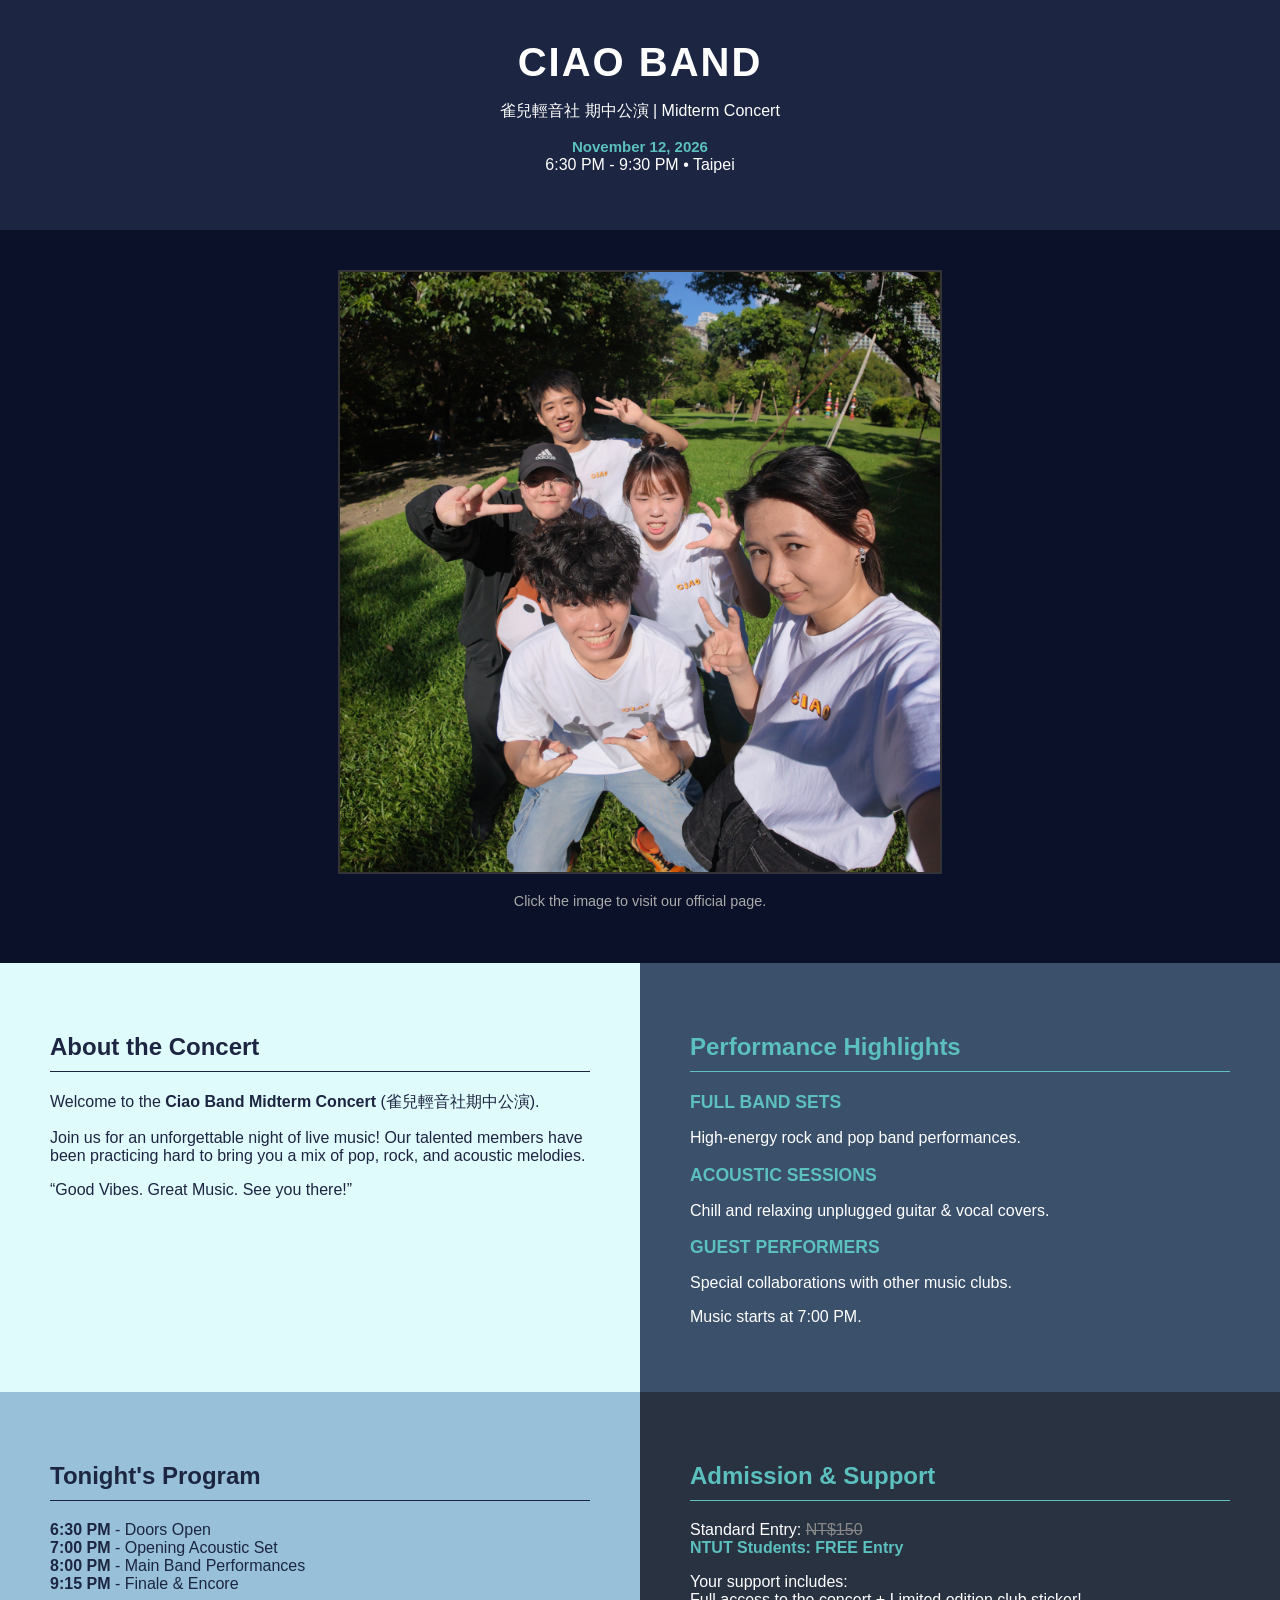
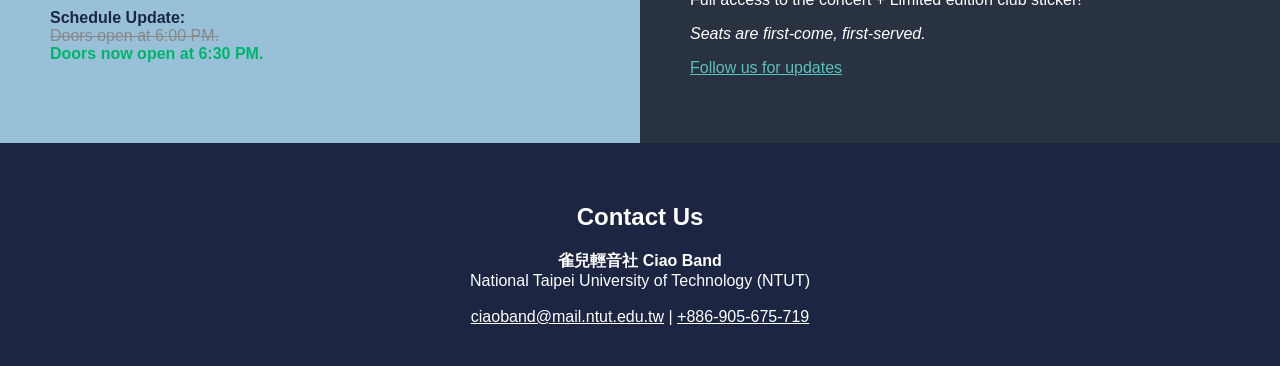
<file: 9_23web2.html>
<!DOCTYPE html>
<html lang="zh-TW">
<head>
<meta charset="UTF-8">
<meta name="viewport" content="width=device-width, initial-scale=1.0">
<title>Ciao Band - Midterm Concert</title>
<style>
    body {
        margin: 0;
        padding: 0;
        font-family: "Arial", "Helvetica", sans-serif; 
        background-color: #0b132b; /* 極深藍色背景 */
        color: #333;
    }
    
    /* 標題區塊 */
    .Rad {
        text-align: center; 
        padding: 40px 20px;
        color: white;
        background-color: #1c2541; /* 海軍藍 */
    }
    .Rad h1 {
        font-size: 2.5em;
        margin: 0 0 10px 0;
        letter-spacing: 2px;
        text-transform: uppercase;
    }
    .Rad .accent-blue { 
        color: #5bc0be; /* 青藍色強調色 */
        font-size: 15px; 
        margin: 0 0 10px 0;
        font-weight: bold;
    }

    /* 圖片區塊 */
    .image-container {
        text-align: center;
        padding: 40px 20px;
        background-color: #0a1128; 
    }

    /* 網格排版 */
    .row {
        display: flex;
        flex-wrap: wrap; 
    }
    
    .box {
        width: 50%; 
        box-sizing: border-box; 
        padding: 50px;
    }

    /* 左側 Box 樣式 (淺色系) */
    .box-left {
        background-color: #e0fbfc; /* 極淺冰藍色 */
        color: #1c2541;
    }
    .box-left h2 {
        color: #1c2541; 
        border-bottom: 1px solid #1c2541;
        padding-bottom: 10px;
    }

    /* 右側 Box 樣式 (深色系) */
    .box-right {
        background-color: #3a506b; /* 中深灰藍色 */
        color: #ffffff;
    }
    .box-right h2 {
        color: #5bc0be; 
        border-bottom: 1px solid #5bc0be;
        padding-bottom: 10px;
    }
    .box-right h3 {
        color: #5bc0be;
        font-size: 1.1em;
        margin-bottom: 5px;
    }

    /* Footer 樣式 */
    .footer {
        text-align: center;
        padding: 40px 20px;
        color: white;
        background-color: #1c2541; 
    }
    
    /* 連結狀態樣式 */
    a:link { color: #5bc0be; text-decoration: underline; }
    a:visited { color: #3a7ca5; }
    a:hover { color: #ffffff; text-decoration: none; }
    a:active { color: #ff6666; }

    .footer a:link, .footer a:visited { color: #ffffff; }
    .footer a:hover { color: #5bc0be; }

    /* 更新/刪除 文字樣式 */
    del { color: #888; }
    ins { color: #00b36b; text-decoration: none; font-weight: bold; }

</style>
</head>
<body>

    <!-- 標題區塊 -->
    <div class="Rad">
        <h1>CIAO BAND</h1>
        <p>雀兒輕音社 期中公演 | Midterm Concert</p>
        <p><strong class="accent-blue">November 12, 2026</strong><br>6:30 PM - 9:30 PM • Taipei</p>
    </div>

    <!-- 主視覺圖片 -->
    <div class="image-container">
        <!-- 可將 src 替換為樂團表演的照片 -->
        <a href="https://www.instagram.com/ntut_ciao" target="_blank">
            <img src="./band-live-photo.jpg" alt="Ciao Band Live Performance" style="max-width: 100%; height: auto; width: 600px; border: 2px solid #333;">
        </a>
        <p style="color: #aaaaaa; font-size: 0.9em; margin-top: 15px;">Click the image to visit our official page.</p>
    </div>

    <!-- 2x2 網格：第一排 -->
    <div class="row">
        <div class="box box-left">
            <h2>About the Concert</h2>
            <p>Welcome to the <strong>Ciao Band Midterm Concert</strong> (雀兒輕音社期中公演).</p>
            <p>Join us for an unforgettable night of live music! Our talented members have been practicing hard to bring you a mix of pop, rock, and acoustic melodies.</p>
            <p><q>Good Vibes. Great Music. See you there!</q></p>
        </div>
        
        <div class="box box-right">
            <h2>Performance Highlights</h2>
            <h3>FULL BAND SETS</h3>
            <p>High-energy rock and pop band performances.</p>
            <h3>ACOUSTIC SESSIONS</h3>
            <p>Chill and relaxing unplugged guitar & vocal covers.</p>
            <h3>GUEST PERFORMERS</h3>
            <p>Special collaborations with other music clubs.</p>
            <p>Music starts at 7:00 PM.</p>
        </div>
    </div>

    <!-- 2x2 網格：第二排 -->
    <div class="row">
        <div class="box box-left" style="background-color: #98c1d9;">
            <h2>Tonight's Program</h2>
            <p><strong>6:30 PM</strong> - Doors Open<br>
            <strong>7:00 PM</strong> - Opening Acoustic Set<br>
            <strong>8:00 PM</strong> - Main Band Performances<br>
            <strong>9:15 PM</strong> - Finale & Encore</p>
            <p><strong>Schedule Update:</strong><br>
            <del>Doors open at 6:00 PM.</del><br>
            <ins>Doors now open at 6:30 PM.</ins></p>
        </div>
        
        <div class="box box-right" style="background-color: #293241;">
            <h2>Admission & Support</h2>
            <p>Standard Entry: <del>NT$150</del><br>
            <strong style="color: #5bc0be;">NTUT Students: FREE Entry</strong></p>
            <p>Your support includes:<br>Full access to the concert + Limited edition club sticker!</p>
            <p><em>Seats are first-come, first-served.</em></p>
            <p><a href="https://www.instagram.com/ntut_ciao" target="_blank">Follow us for updates</a></p>
        </div>
    </div>

    <!-- 頁尾聯絡資訊 -->
    <div class="footer">
        <h2>Contact Us</h2>
        <address style="font-style: normal;">
            <strong>雀兒輕音社 Ciao Band</strong><br>
            National Taipei University of Technology (NTUT)<br><br>
            <a href="mailto:ciaoband@mail.ntut.edu.tw">ciaoband@mail.ntut.edu.tw</a> | <a href="tel:+886905675719">+886-905-675-719</a>
        </address>
    </div>

</body>
</html>
</file>
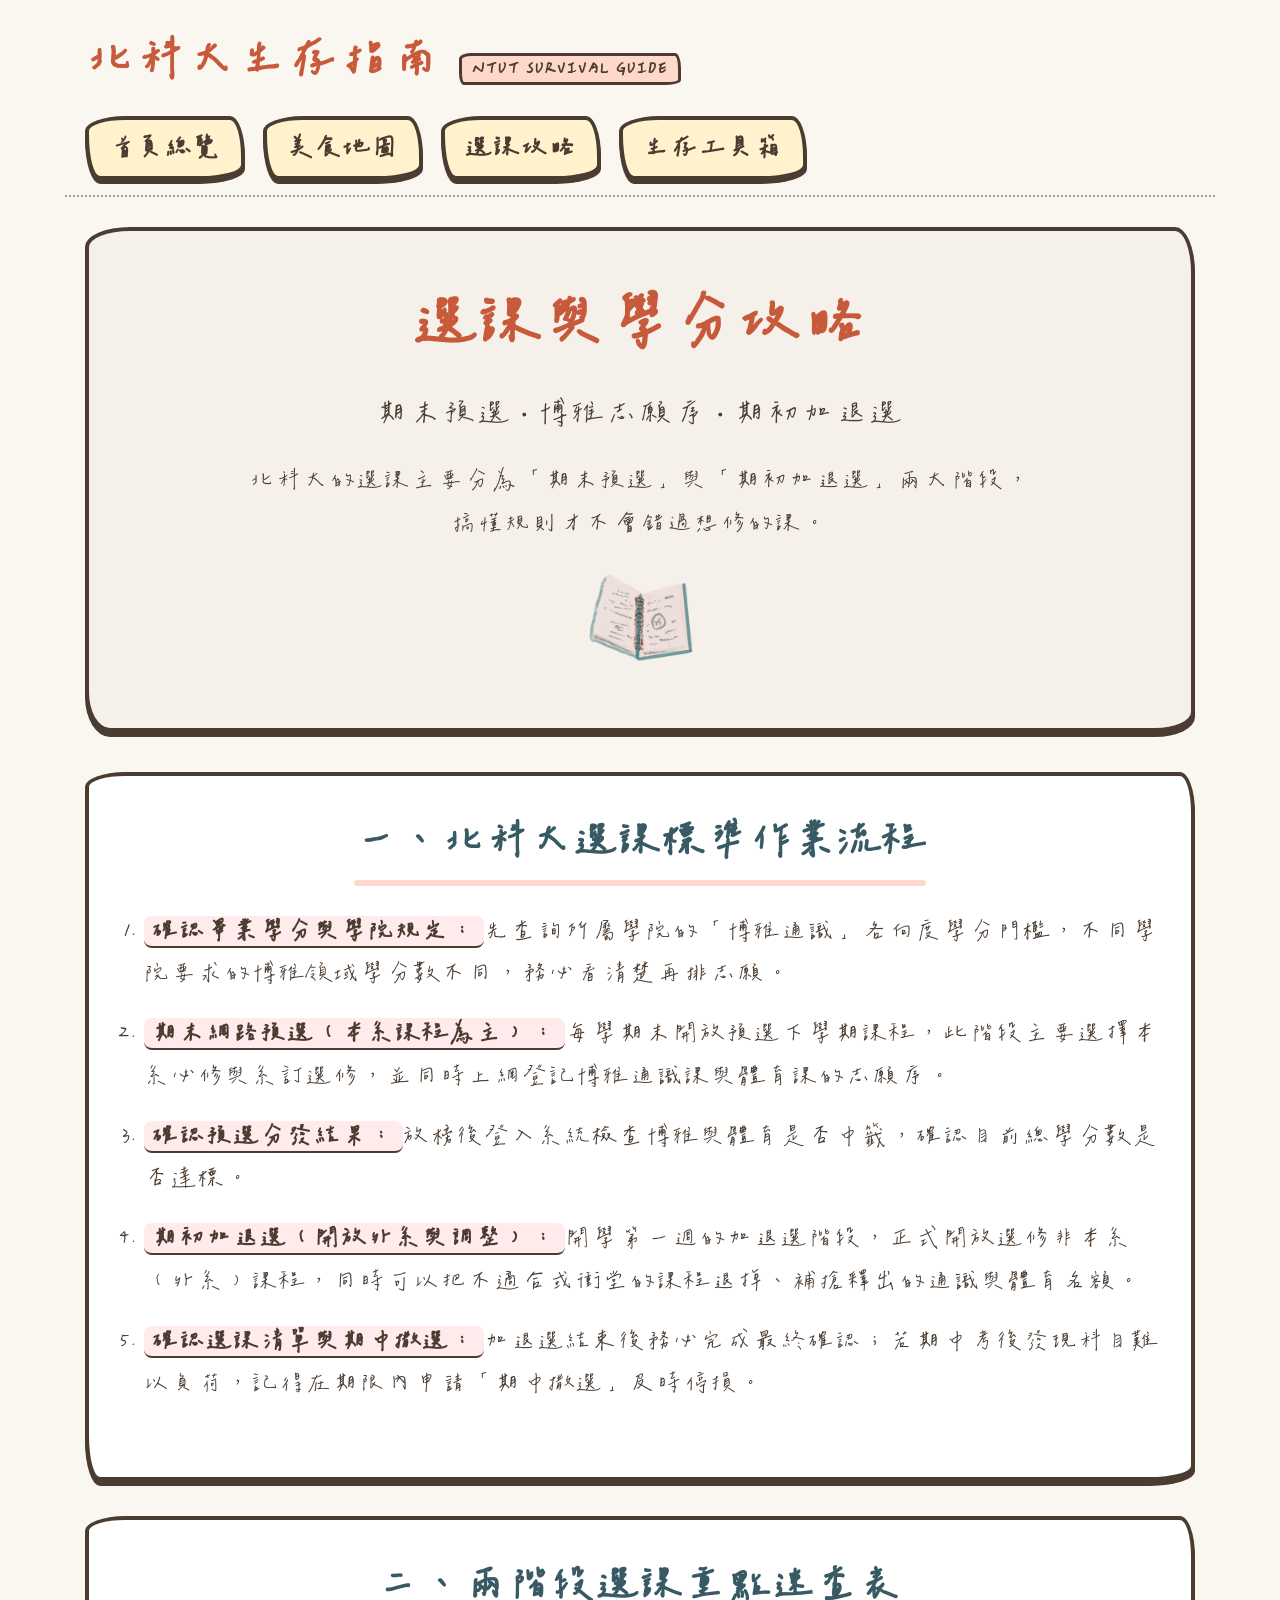
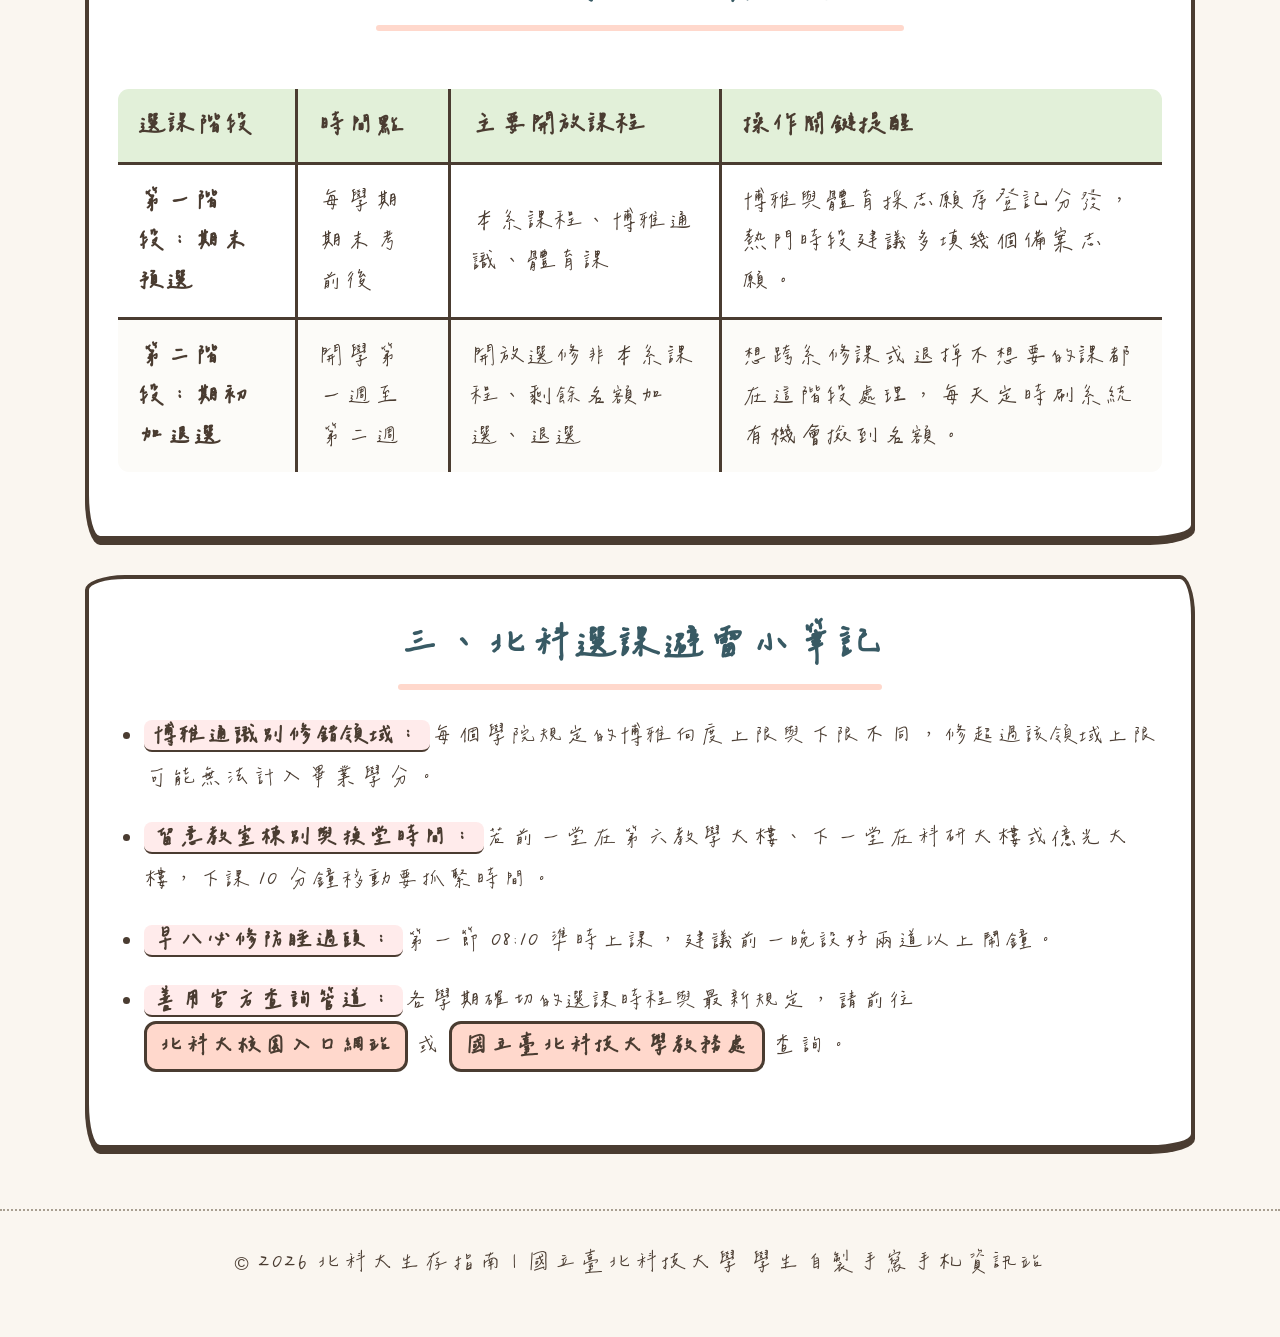
<file: Web_Programming_Midterm_Project/courses.html>
<!DOCTYPE html>
<html lang="zh-TW">
<head>
  <meta charset="UTF-8">
  <meta name="viewport" content="width=device-width, initial-scale=1.0">
  <title>北科大生存指南 | 選課攻略</title>
  <link rel="stylesheet" href="style.css">
</head>
<body>
  <header>
    <div class="navbar">
      <div>
        <a href="index.html" class="brand-title">北科大生存指南</a>
        <span class="brand-sub">NTUT SURVIVAL GUIDE</span>
      </div>
      <nav>
        <a href="index.html" class="nav-link">首頁總覽</a>
        <a href="food.html" class="nav-link">美食地圖</a>
        <a href="courses.html" class="nav-link">選課攻略</a>
        <a href="tools.html" class="nav-link">生存工具箱</a>
      </nav>
    </div>
  </header>

  <main>
    <section class="hero-box">
      <div class="hero-title-large">選課與學分攻略</div>
      <div class="hero-subtitle">期末預選・博雅志願序・期初加退選</div>
      <p style="margin: 0 auto; max-width: 800px;">北科大的選課主要分為「期末預選」與「期初加退選」兩大階段，搞懂規則才不會錯過想修的課。</p>
      <img src="images/courses.png" alt="手繪選課筆記插圖" class="card-img" style="margin: 20px auto 0 auto;">
    </section>

    <section class="sketch-box" style="margin-bottom: 35px;">
      <h2>一、北科大選課標準作業流程</h2>
      <ol>
        <li><strong>確認畢業學分與學院規定：</strong>先查詢所屬學院的「博雅通識」各向度學分門檻，不同學院要求的博雅領域學分數不同，務必看清楚再排志願。</li>
        <li><strong>期末網路預選（本系課程為主）：</strong>每學期末開放預選下學期課程，此階段主要選擇本系必修與系訂選修，並同時上網登記博雅通識課與體育課的志願序。</li>
        <li><strong>確認預選分發結果：</strong>放榜後登入系統檢查博雅與體育是否中籤，確認目前總學分數是否達標。</li>
        <li><strong>期初加退選（開放外系與調整）：</strong>開學第一週的加退選階段，正式開放選修非本系（外系）課程，同時可以把不適合或衝堂的課程退掉、補搶釋出的通識與體育名額。</li>
        <li><strong>確認選課清單與期中撤選：</strong>加退選結束後務必完成最終確認；若期中考後發現科目難以負荷，記得在期限內申請「期中撤選」及時停損。</li>
      </ol>
    </section>

    <section class="sketch-box" style="margin-bottom: 35px;">
      <h2>二、兩階段選課重點速查表</h2>
      <table>
        <thead>
          <tr>
            <th>選課階段</th>
            <th>時間點</th>
            <th>主要開放課程</th>
            <th>操作關鍵提醒</th>
          </tr>
        </thead>
        <tbody>
          <tr>
            <td><strong>第一階段：期末預選</strong></td>
            <td>每學期期末考前後</td>
            <td>本系課程、博雅通識、體育課</td>
            <td>博雅與體育採志願序登記分發，熱門時段建議多填幾個備案志願。</td>
          </tr>
          <tr>
            <td><strong>第二階段：期初加退選</strong></td>
            <td>開學第一週至第二週</td>
            <td>開放選修非本系課程、剩餘名額加選、退選</td>
            <td>想跨系修課或退掉不想要的課都在這階段處理，每天定時刷系統有機會撿到名額。</td>
          </tr>
        </tbody>
      </table>
    </section>

    <section class="sketch-box">
      <h2>三、北科選課避雷小筆記</h2>
      <ul>
        <li><strong>博雅通識別修錯領域：</strong>每個學院規定的博雅向度上限與下限不同，修超過該領域上限可能無法計入畢業學分。</li>
        <li><strong>留意教室棟別與換堂時間：</strong>若前一堂在第六教學大樓、下一堂在科研大樓或億光大樓，下課 10 分鐘移動要抓緊時間。</li>
        <li><strong>早八必修防睡過頭：</strong>第一節 08:10 準時上課，建議前一晚設好兩道以上鬧鐘。</li>
        <li><strong>善用官方查詢管道：</strong>各學期確切的選課時程與最新規定，請前往 <a href="https://nportal.ntut.edu.tw/" target="_blank">北科大校園入口網站</a> 或 <a href="https://oaa.ntut.edu.tw/" target="_blank">國立臺北科技大學教務處</a> 查詢。</li>
      </ul>
    </section>
  </main>

  <footer>
    <p>© 2026 北科大生存指南 | 國立臺北科技大學 學生自製手寫手札資訊站</p>
  </footer>
</body>
</html>
</file>
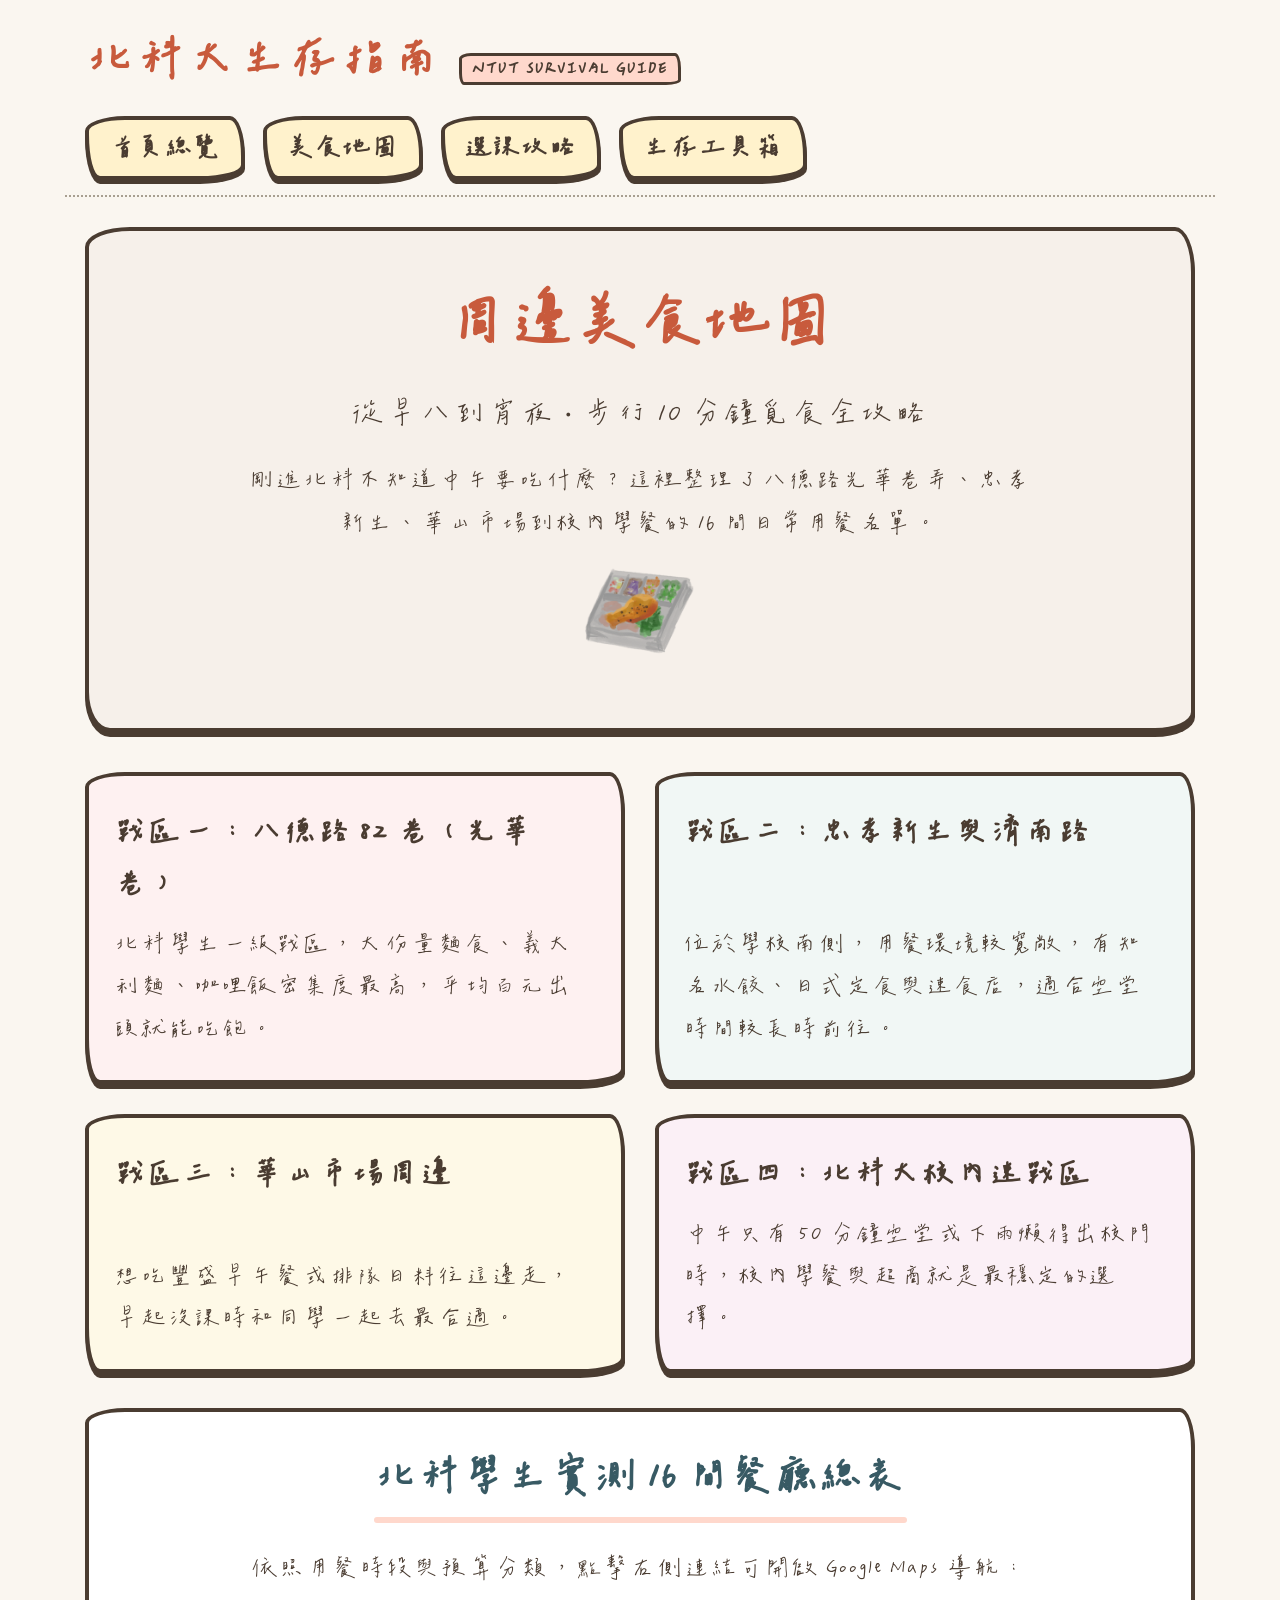
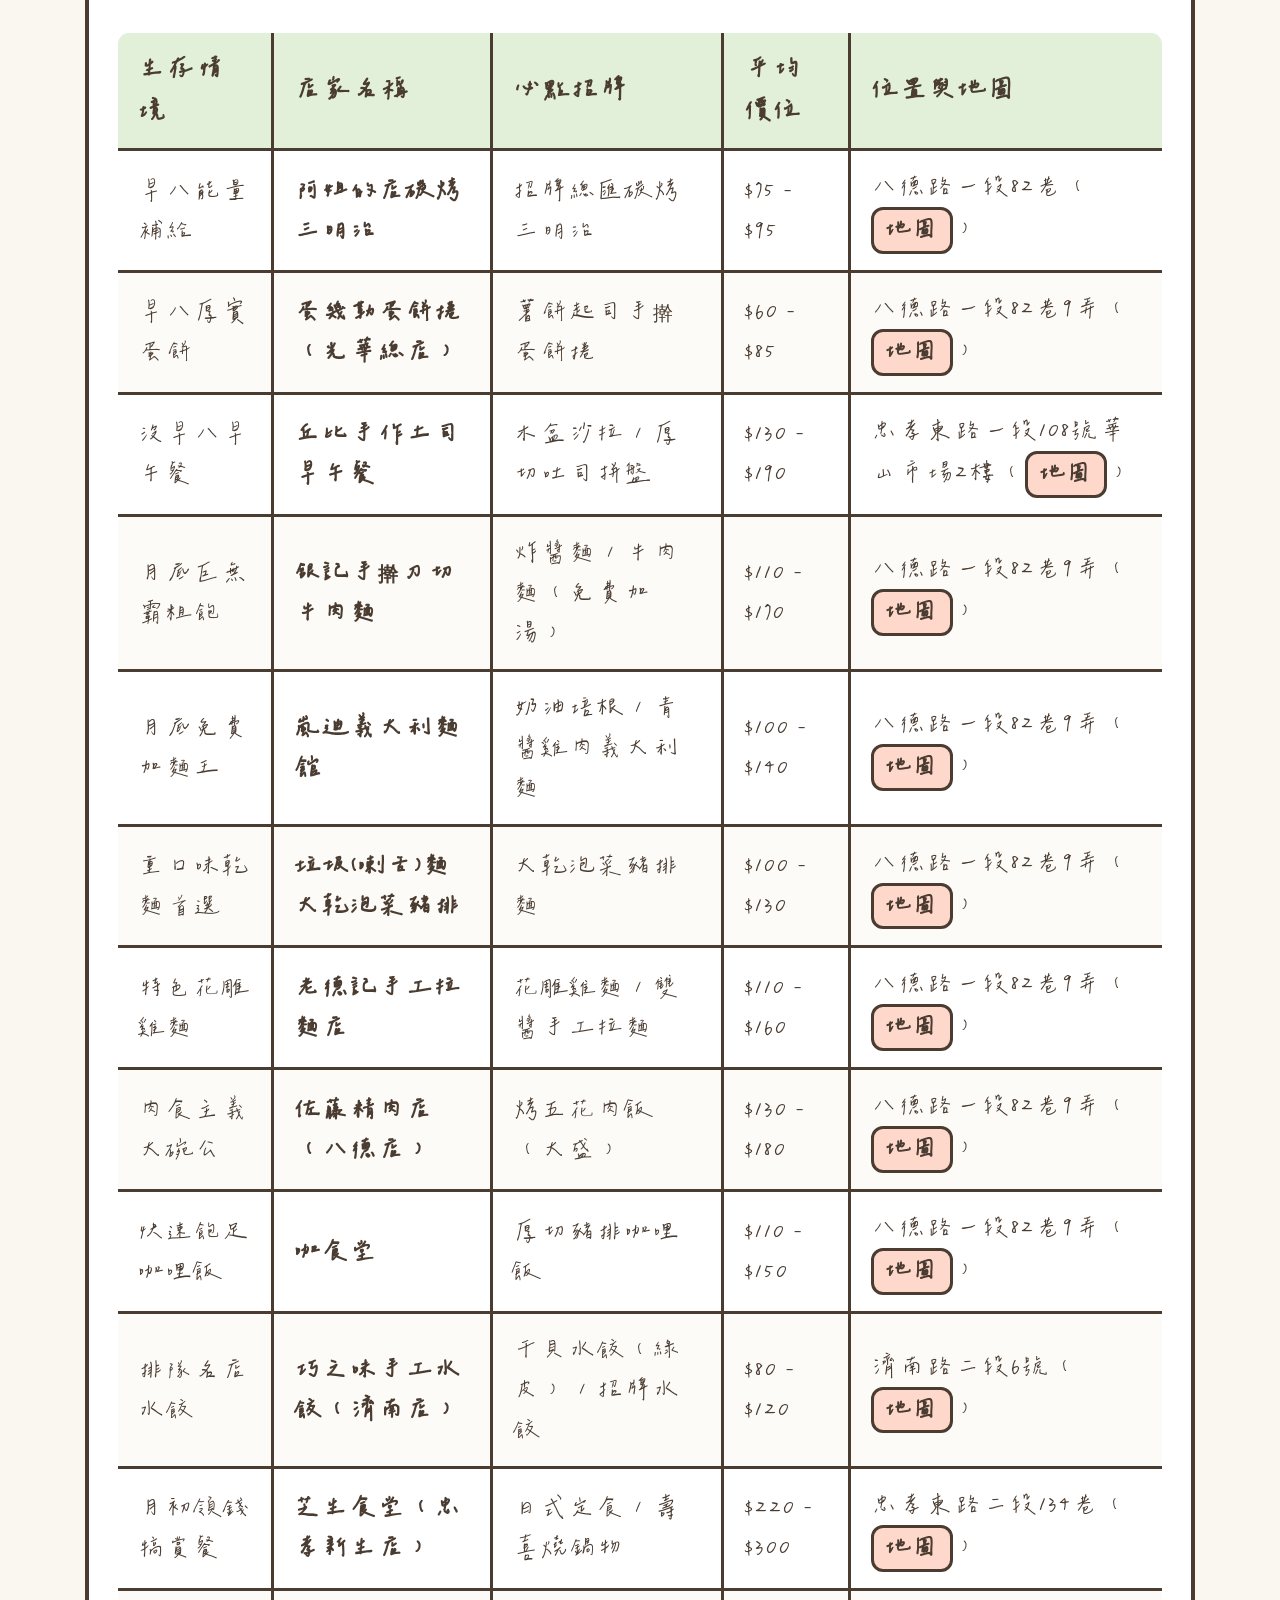
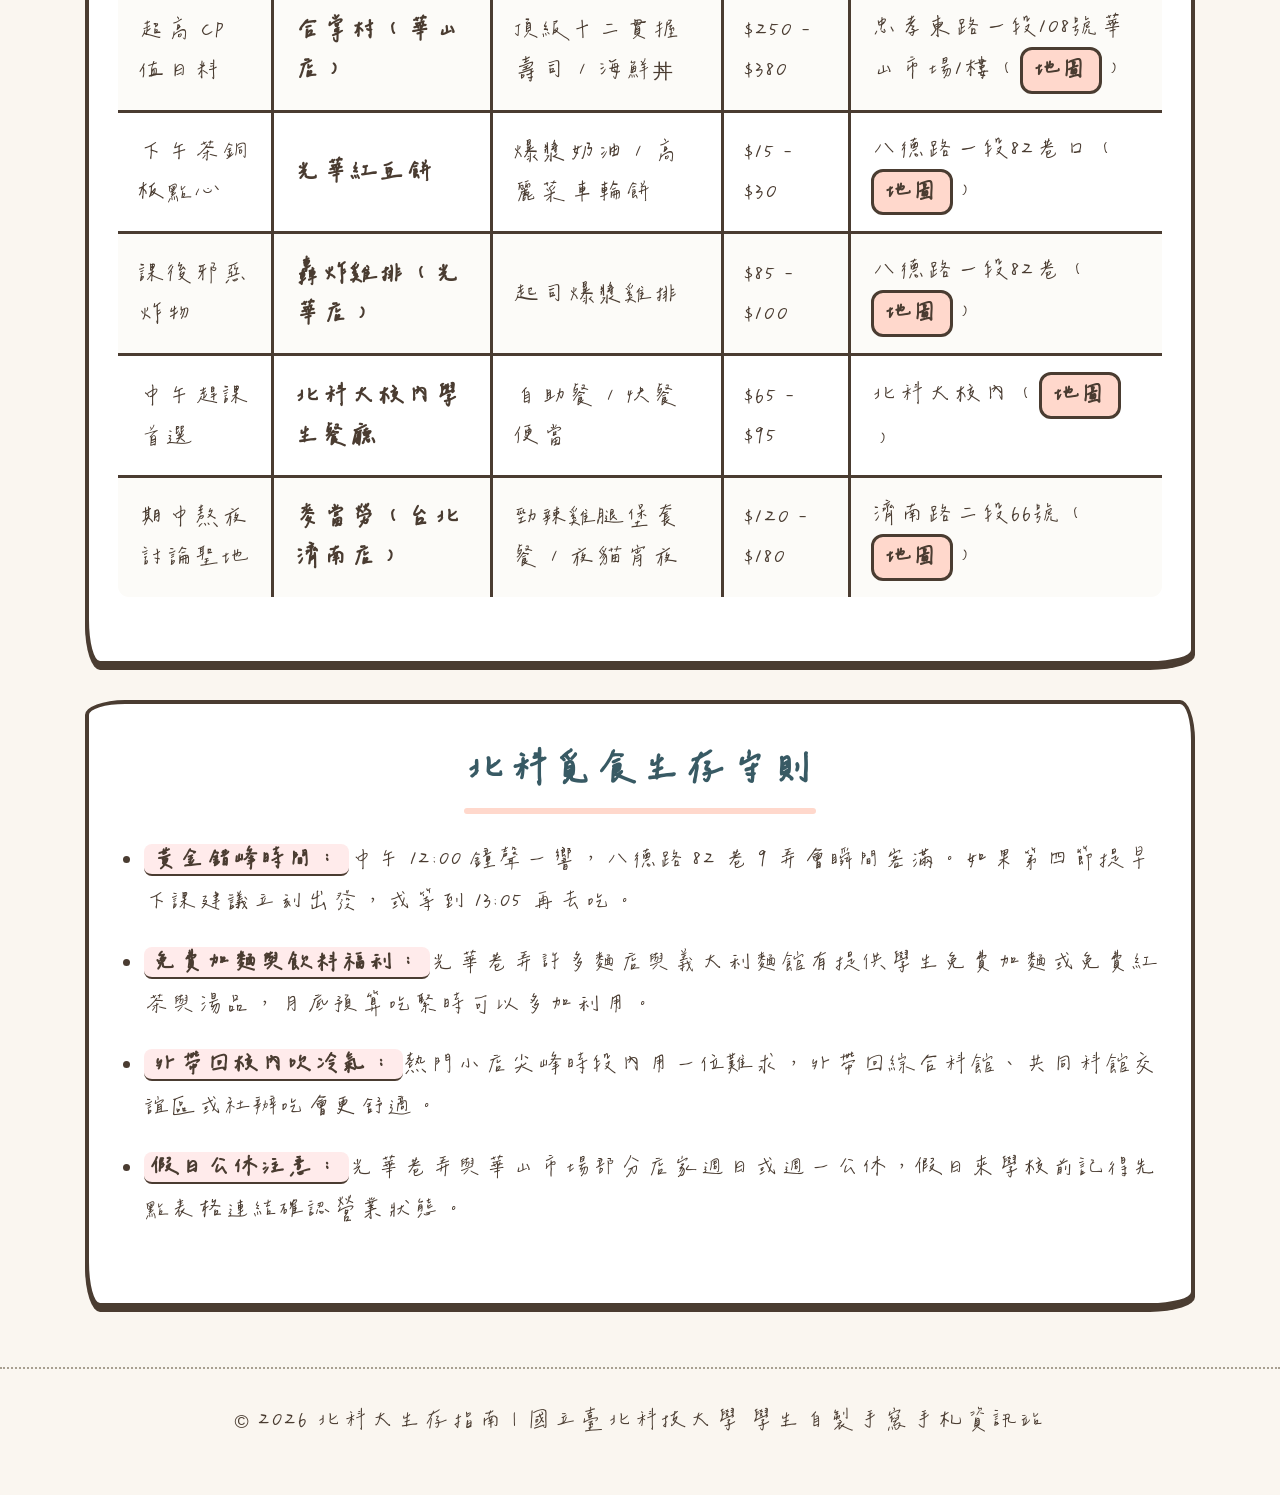
<file: Web_Programming_Midterm_Project/food.html>
<!DOCTYPE html>
<html lang="zh-TW">
<head>
  <meta charset="UTF-8">
  <meta name="viewport" content="width=device-width, initial-scale=1.0">
  <title>北科大生存指南 | 周邊美食地圖</title>
  <link rel="stylesheet" href="style.css">
</head>
<body>
  <header>
    <div class="navbar">
      <div>
        <a href="index.html" class="brand-title">北科大生存指南</a>
        <span class="brand-sub">NTUT SURVIVAL GUIDE</span>
      </div>
      <nav>
        <a href="index.html" class="nav-link">首頁總覽</a>
        <a href="food.html" class="nav-link">美食地圖</a>
        <a href="courses.html" class="nav-link">選課攻略</a>
        <a href="tools.html" class="nav-link">生存工具箱</a>
      </nav>
    </div>
  </header>

  <main>
    <section class="hero-box">
      <div class="hero-title-large">周邊美食地圖</div>
      <div class="hero-subtitle">從早八到宵夜・步行 10 分鐘覓食全攻略</div>
      <p style="margin: 0 auto; max-width: 800px;">剛進北科不知道中午要吃什麼？這裡整理了八德路光華巷弄、忠孝新生、華山市場到校內學餐的 16 間日常用餐名單。</p>
      <img src="images/food.png" alt="北科大周邊美食手繪插圖" class="card-img" style="margin: 20px auto 0 auto;">
    </section>

    <section class="grid-2x2">
      <div class="sketch-box">
        <h3>戰區一：八德路 82 巷（光華巷）</h3>
        <p style="margin-bottom: 0;">北科學生一級戰區，大份量麵食、義大利麵、咖哩飯密集度最高，平均百元出頭就能吃飽。</p>
      </div>
      <div class="sketch-box">
        <h3>戰區二：忠孝新生與濟南路</h3>
        <p style="margin-bottom: 0;">位於學校南側，用餐環境較寬敞，有知名水餃、日式定食與速食店，適合空堂時間較長時前往。</p>
      </div>
      <div class="sketch-box">
        <h3>戰區三：華山市場周邊</h3>
        <p style="margin-bottom: 0;">想吃豐盛早午餐或排隊日料往這邊走，早起沒課時和同學一起去最合適。</p>
      </div>
      <div class="sketch-box">
        <h3>戰區四：北科大校內速戰區</h3>
        <p style="margin-bottom: 0;">中午只有 50 分鐘空堂或下雨懶得出校門時，校內學餐與超商就是最穩定的選擇。</p>
      </div>
    </section>

    <section class="sketch-box" style="margin-bottom: 35px;">
      <h2>北科學生實測 16 間餐廳總表</h2>
      <p style="text-align: center; margin-bottom: 10px;">依照用餐時段與預算分類，點擊右側連結可開啟 Google Maps 導航：</p>
      
      <table>
        <thead>
          <tr>
            <th>生存情境</th>
            <th>店家名稱</th>
            <th>必點招牌</th>
            <th>平均價位</th>
            <th>位置與地圖</th>
          </tr>
        </thead>
        <tbody>
          <tr>
            <td>早八能量補給</td>
            <td><strong>阿姐的店碳烤三明治</strong></td>
            <td>招牌總匯碳烤三明治</td>
            <td>$75 - $95</td>
            <td>八德路一段82巷（<a href="https://maps.google.com/?q=阿姐的店碳烤三明治" target="_blank">地圖</a>）</td>
          </tr>
          <tr>
            <td>早八厚實蛋餅</td>
            <td><strong>蛋幾勒蛋餅捲（光華總店）</strong></td>
            <td>薯餅起司手擀蛋餅捲</td>
            <td>$60 - $85</td>
            <td>八德路一段82巷9弄（<a href="https://maps.google.com/?q=蛋幾勒蛋餅捲光華" target="_blank">地圖</a>）</td>
          </tr>
          <tr>
            <td>沒早八早午餐</td>
            <td><strong>丘比手作土司早午餐</strong></td>
            <td>木盆沙拉／厚切吐司拼盤</td>
            <td>$130 - $190</td>
            <td>忠孝東路一段108號華山市場2樓（<a href="https://maps.google.com/?q=丘比手作土司早午餐" target="_blank">地圖</a>）</td>
          </tr>
          <tr>
            <td>月底巨無霸粗飽</td>
            <td><strong>銀記手擀刀切牛肉麵</strong></td>
            <td>炸醬麵／牛肉麵（免費加湯）</td>
            <td>$110 - $170</td>
            <td>八德路一段82巷9弄（<a href="https://maps.google.com/?q=銀記手擀刀切牛肉麵" target="_blank">地圖</a>）</td>
          </tr>
          <tr>
            <td>月底免費加麵王</td>
            <td><strong>嵐迪義大利麵館</strong></td>
            <td>奶油培根／青醬雞肉義大利麵</td>
            <td>$100 - $140</td>
            <td>八德路一段82巷9弄（<a href="https://maps.google.com/?q=嵐迪義大利麵館" target="_blank">地圖</a>）</td>
          </tr>
          <tr>
            <td>重口味乾麵首選</td>
            <td><strong>垃圾(喇舌)麵 大乾泡菜豬排</strong></td>
            <td>大乾泡菜豬排麵</td>
            <td>$100 - $130</td>
            <td>八德路一段82巷9弄（<a href="https://maps.google.com/?q=垃圾麵光華" target="_blank">地圖</a>）</td>
          </tr>
          <tr>
            <td>特色花雕雞麵</td>
            <td><strong>老德記手工拉麵店</strong></td>
            <td>花雕雞麵／雙醬手工拉麵</td>
            <td>$110 - $160</td>
            <td>八德路一段82巷9弄（<a href="https://maps.google.com/?q=老德記手工拉麵店" target="_blank">地圖</a>）</td>
          </tr>
          <tr>
            <td>肉食主義大碗公</td>
            <td><strong>佐藤精肉店（八德店）</strong></td>
            <td>烤五花肉飯（大盛）</td>
            <td>$130 - $180</td>
            <td>八德路一段82巷9弄（<a href="https://maps.google.com/?q=佐藤精肉店八德" target="_blank">地圖</a>）</td>
          </tr>
          <tr>
            <td>快速飽足咖哩飯</td>
            <td><strong>咖食堂</strong></td>
            <td>厚切豬排咖哩飯</td>
            <td>$110 - $150</td>
            <td>八德路一段82巷9弄（<a href="https://maps.google.com/?q=咖食堂八德" target="_blank">地圖</a>）</td>
          </tr>
          <tr>
            <td>排隊名店水餃</td>
            <td><strong>巧之味手工水餃（濟南店）</strong></td>
            <td>干貝水餃（綠皮）／招牌水餃</td>
            <td>$80 - $120</td>
            <td>濟南路二段6號（<a href="https://maps.google.com/?q=巧之味手工水餃濟南店" target="_blank">地圖</a>）</td>
          </tr>
          <tr>
            <td>月初領錢犒賞餐</td>
            <td><strong>芝生食堂（忠孝新生店）</strong></td>
            <td>日式定食／壽喜燒鍋物</td>
            <td>$220 - $300</td>
            <td>忠孝東路二段134巷（<a href="https://maps.google.com/?q=芝生食堂忠孝新生" target="_blank">地圖</a>）</td>
          </tr>
          <tr>
            <td>超高 CP 值日料</td>
            <td><strong>合掌村（華山店）</strong></td>
            <td>頂級十二貫握壽司／海鮮丼</td>
            <td>$250 - $380</td>
            <td>忠孝東路一段108號華山市場1樓（<a href="https://maps.google.com/?q=合掌村華山" target="_blank">地圖</a>）</td>
          </tr>
          <tr>
            <td>下午茶銅板點心</td>
            <td><strong>光華紅豆餅</strong></td>
            <td>爆漿奶油／高麗菜車輪餅</td>
            <td>$15 - $30</td>
            <td>八德路一段82巷口（<a href="https://maps.google.com/?q=光華紅豆餅" target="_blank">地圖</a>）</td>
          </tr>
          <tr>
            <td>課後邪惡炸物</td>
            <td><strong>轟炸雞排（光華店）</strong></td>
            <td>起司爆漿雞排</td>
            <td>$85 - $100</td>
            <td>八德路一段82巷（<a href="https://maps.google.com/?q=轟炸雞排光華" target="_blank">地圖</a>）</td>
          </tr>
          <tr>
            <td>中午趕課首選</td>
            <td><strong>北科大校內學生餐廳</strong></td>
            <td>自助餐／快餐便當</td>
            <td>$65 - $95</td>
            <td>北科大校內（<a href="https://maps.google.com/?q=國立臺北科技大學" target="_blank">地圖</a>）</td>
          </tr>
          <tr>
            <td>期中熬夜討論聖地</td>
            <td><strong>麥當勞（台北濟南店）</strong></td>
            <td>勁辣雞腿堡套餐／夜貓宵夜</td>
            <td>$120 - $180</td>
            <td>濟南路二段66號（<a href="https://maps.google.com/?q=麥當勞台北濟南店" target="_blank">地圖</a>）</td>
          </tr>
        </tbody>
      </table>
    </section>

    <section class="sketch-box">
      <h2>北科覓食生存守則</h2>
      <ul>
        <li><strong>黃金錯峰時間：</strong>中午 12:00 鐘聲一響，八德路 82 巷 9 弄會瞬間客滿。如果第四節提早下課建議立刻出發，或等到 13:05 再去吃。</li>
        <li><strong>免費加麵與飲料福利：</strong>光華巷弄許多麵店與義大利麵館有提供學生免費加麵或免費紅茶與湯品，月底預算吃緊時可以多加利用。</li>
        <li><strong>外帶回校內吹冷氣：</strong>熱門小店尖峰時段內用一位難求，外帶回綜合科館、共同科館交誼區或社辦吃會更舒適。</li>
        <li><strong>假日公休注意：</strong>光華巷弄與華山市場部分店家週日或週一公休，假日來學校前記得先點表格連結確認營業狀態。</li>
      </ul>
    </section>
  </main>

  <footer>
    <p>© 2026 北科大生存指南 | 國立臺北科技大學 學生自製手寫手札資訊站</p>
  </footer>
</body>
</html>
</file>
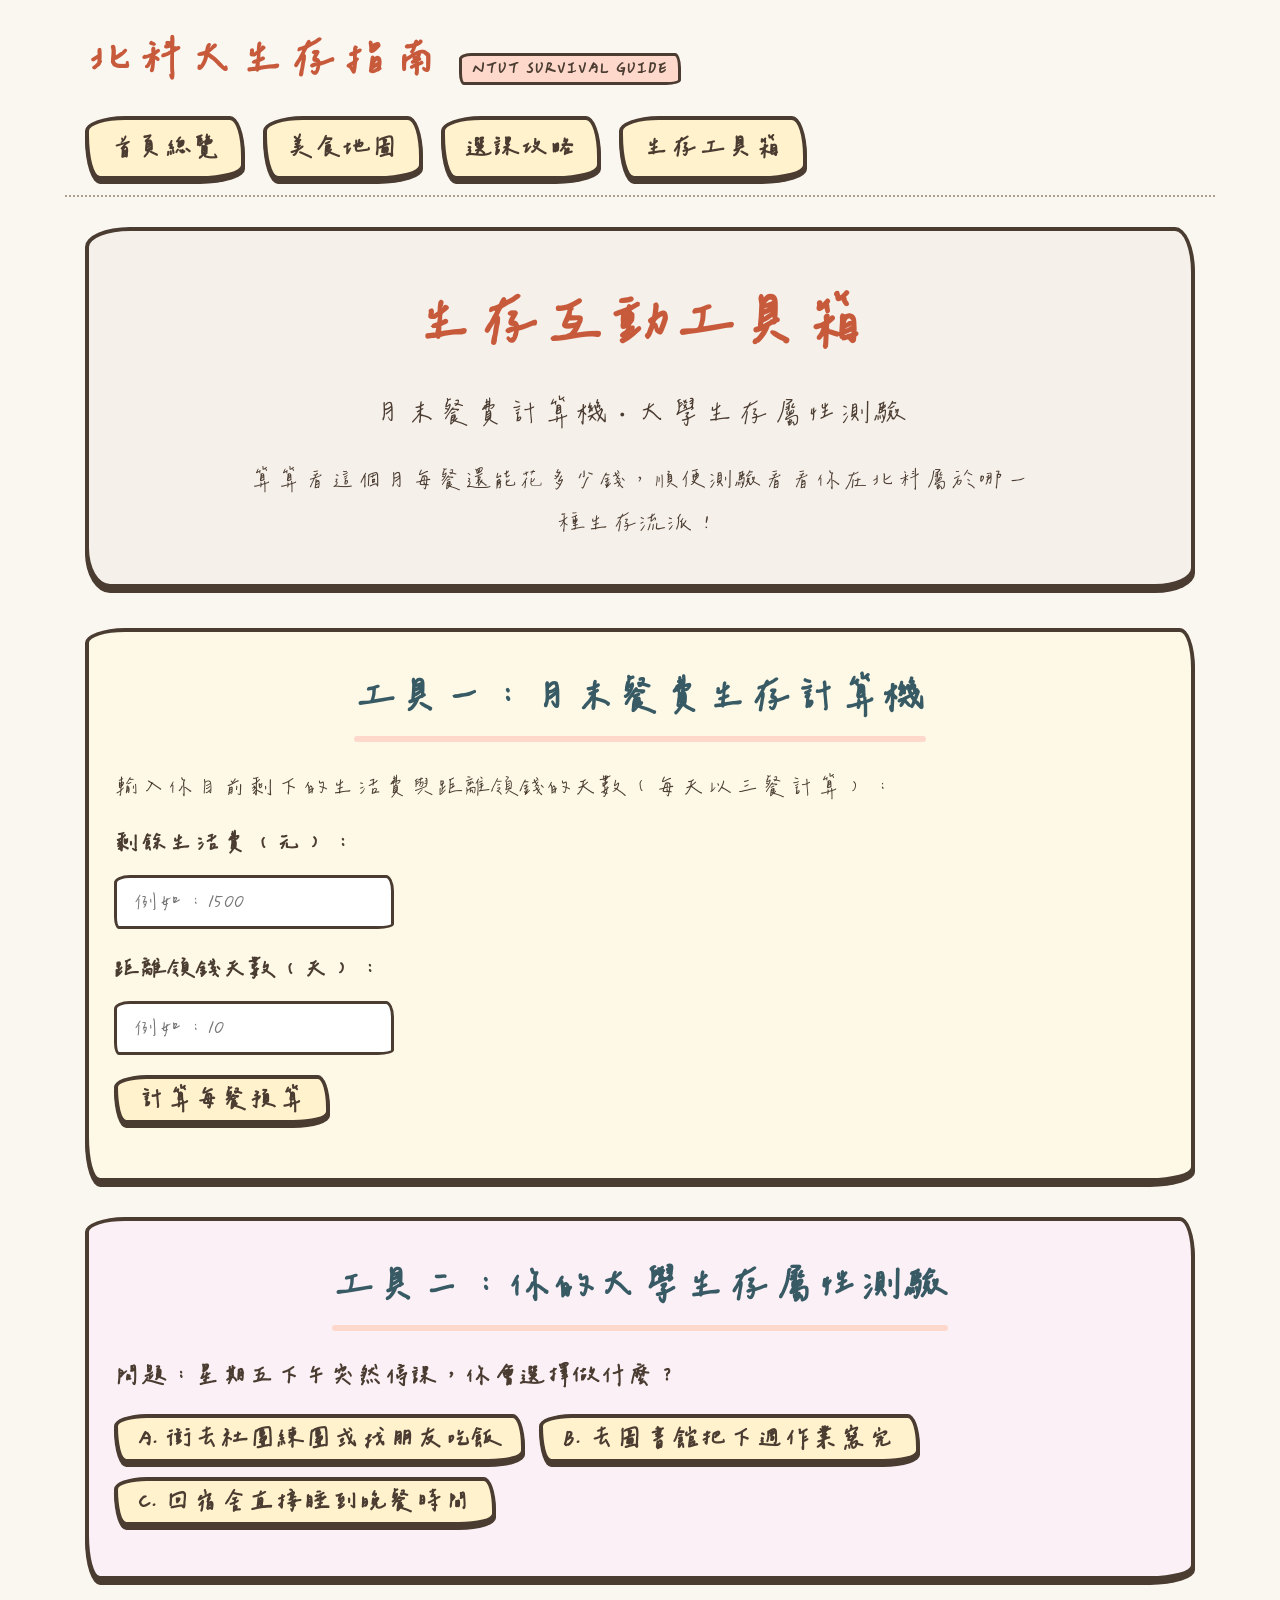
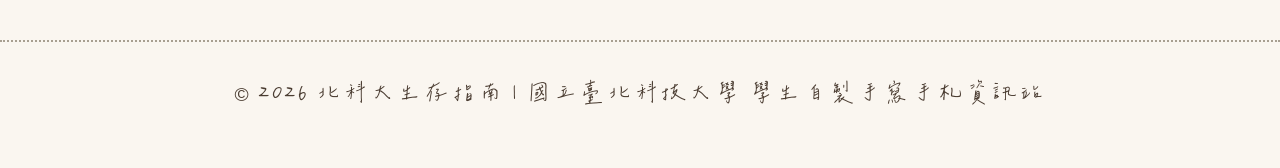
<file: Web_Programming_Midterm_Project/tools.html>
<!DOCTYPE html>
<html lang="zh-TW">
<head>
  <meta charset="UTF-8">
  <meta name="viewport" content="width=device-width, initial-scale=1.0">
  <title>北科大生存指南 | 生存工具箱</title>
  <link rel="stylesheet" href="style.css">
</head>
<body>
  <header>
    <div class="navbar">
      <div>
        <a href="index.html" class="brand-title">北科大生存指南</a>
        <span class="brand-sub">NTUT SURVIVAL GUIDE</span>
      </div>
      <nav>
        <a href="index.html" class="nav-link">首頁總覽</a>
        <a href="food.html" class="nav-link">美食地圖</a>
        <a href="courses.html" class="nav-link">選課攻略</a>
        <a href="tools.html" class="nav-link">生存工具箱</a>
      </nav>
    </div>
  </header>

  <main>
    <section class="hero-box">
      <div class="hero-title-large">生存互動工具箱</div>
      <div class="hero-subtitle">月末餐費計算機・大學生存屬性測驗</div>
      <p style="margin: 0 auto; max-width: 800px;">算算看這個月每餐還能花多少錢，順便測驗看看你在北科屬於哪一種生存流派！</p>
    </section>

    <section class="sketch-box" style="margin-bottom: 35px; background-color: #fef9e7;">
      <h2>工具一：月末餐費生存計算機</h2>
      <div class="card-content-wrapper">
        <div class="card-text">
          <p style="margin-bottom: 15px;">輸入你目前剩下的生活費與距離領錢的天數（每天以三餐計算）：</p>
          
          <div>
            <label for="moneyInput"><strong>剩餘生活費（元）：</strong></label><br>
            <input type="number" id="moneyInput" placeholder="例如：1500">
          </div>
          <div>
            <label for="daysInput"><strong>距離領錢天數（天）：</strong></label><br>
            <input type="number" id="daysInput" placeholder="例如：10">
          </div>
          
          <button id="calcBtn" class="hand-btn">計算每餐預算</button>
          <p id="budgetResult" style="margin-top: 20px; font-weight: bold; font-size: 1.35rem;"></p>
        </div>
      </div>
    </section>

    <section class="sketch-box" style="background-color: #fbf0f6;">
      <h2>工具二：你的大學生存屬性測驗</h2>
      <div class="card-content-wrapper">
        <div class="card-text">
          <p style="margin-bottom: 16px;"><strong>問題：星期五下午突然停課，你會選擇做什麼？</strong></p>
          
          <div style="display: flex; gap: 14px; flex-wrap: wrap; margin-bottom: 20px;">
            <button class="hand-btn quiz-btn" data-type="club">A. 衝去社團練團或找朋友吃飯</button>
            <button class="hand-btn quiz-btn" data-type="study">B. 去圖書館把下週作業寫完</button>
            <button class="hand-btn quiz-btn" data-type="sleep">C. 回宿舍直接睡到晚餐時間</button>
          </div>

          <div id="quizResultBox" style="display: none; background-color: #ffffff; padding: 20px; border-radius: 20px; border: 3px dashed #4a3c31;">
            <h3 id="quizTitle"></h3>
            <p id="quizDesc" style="margin-bottom: 0;"></p>
          </div>
        </div>
      </div>
    </section>
  </main>

  <footer>
    <p>© 2026 北科大生存指南 | 國立臺北科技大學 學生自製手寫手札資訊站</p>
  </footer>

  <script src="script.js"></script>
</body>
</html>
</file>
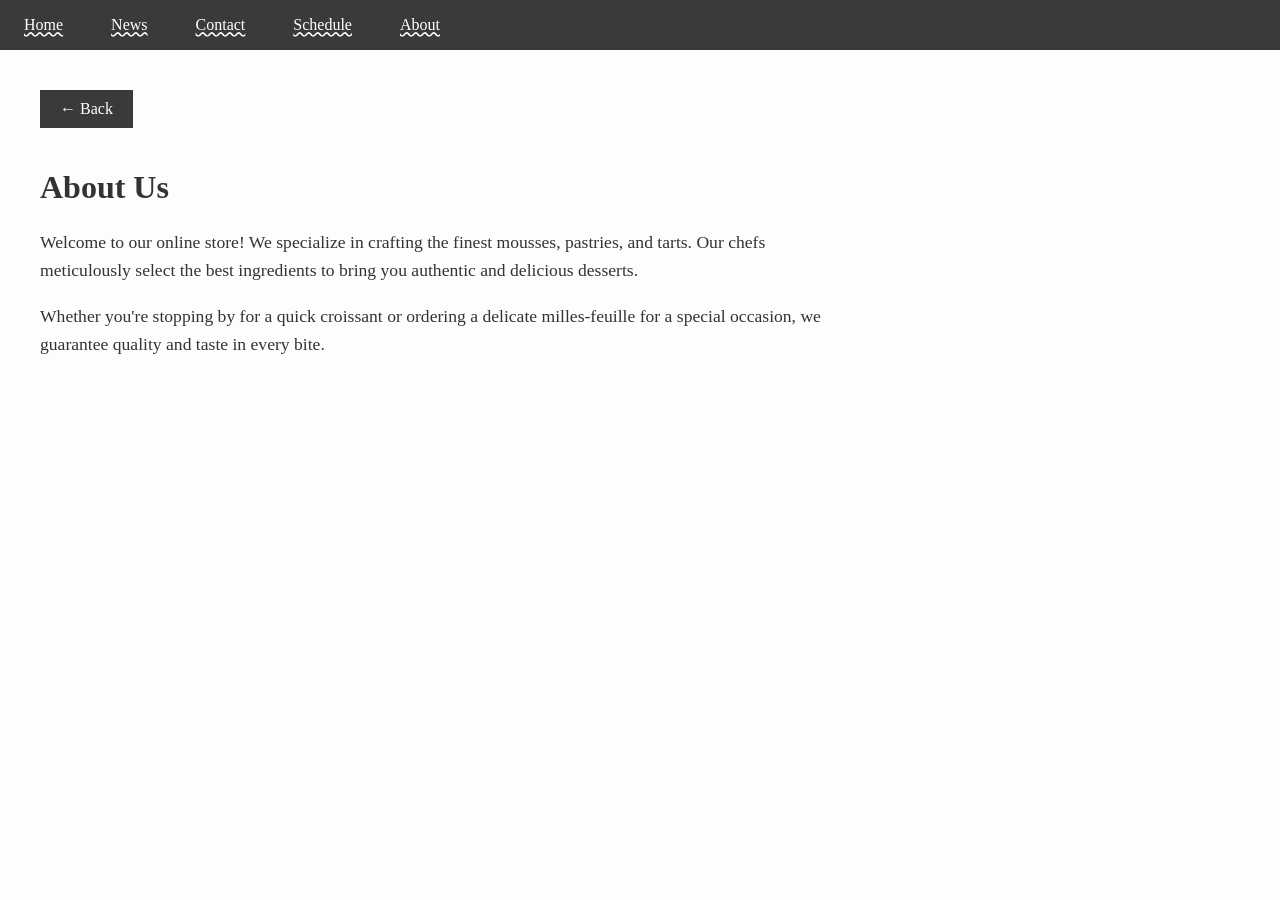
<file: 9_30web/about/about.html>
<!DOCTYPE html>
<html lang="en">
<head>
<meta charset="UTF-8">
<meta name="viewport" content="width=device-width, initial-scale=1.0">
<title>About Us</title>
<style>
    body {
        margin: 0; padding: 0;
        font-family: "Georgia", "Times New Roman", serif;
        background-color: #fdfdfd; color: #333;
    }
    .nav-list {
        list-style-type: none; margin: 0; padding: 0;
        overflow: hidden; background-color: #3a3a3a;
    }
    .nav-list li { float: left; }
    .nav-list li a {
        display: block; color: white; text-align: center;
        padding: 16px 24px; text-decoration: underline wavy white;
    }
    .nav-list li a:hover { background-color: #0b800b; }
    .nav-list li a:active { background-color: #eb1111; }
    
    .content-area { padding: 40px; max-width: 800px; }
    .content-area p { line-height: 1.6; font-size: 1.1em; }
        /* 新增 BACK 按鈕的樣式 */
    .back-btn {
        background-color: #3a3a3a;
        color: white;
        border: none;
        padding: 10px 20px;
        font-size: 1em;
        cursor: pointer;
        margin-bottom: 20px;
        font-family: inherit;
    }
    .back-btn:hover {
        background-color: #555; /* 滑鼠懸停時變淺 */
    }
</style>
</head>
<body>
    <ul class="nav-list">

        <li><a href="../index.html">Home</a></li>
        <li><a href="../news/news.html">News</a></li>
        <li><a href="../contact/contact.html">Contact</a></li>
        <li><a href="../schedule/schedule.html">Schedule</a></li>
        <li><a href="./about.html">About</a></li>
    </ul>

    <div class="content-area">
        <button class="back-btn" onclick="history.back()">&#8592; Back</button>
        <h1>About Us</h1>
        <p>Welcome to our online store! We specialize in crafting the finest mousses, pastries, and tarts. Our chefs meticulously select the best ingredients to bring you authentic and delicious desserts.</p>
        <p>Whether you're stopping by for a quick croissant or ordering a delicate milles-feuille for a special occasion, we guarantee quality and taste in every bite.</p>
    </div>
</body>
</html>
</file>
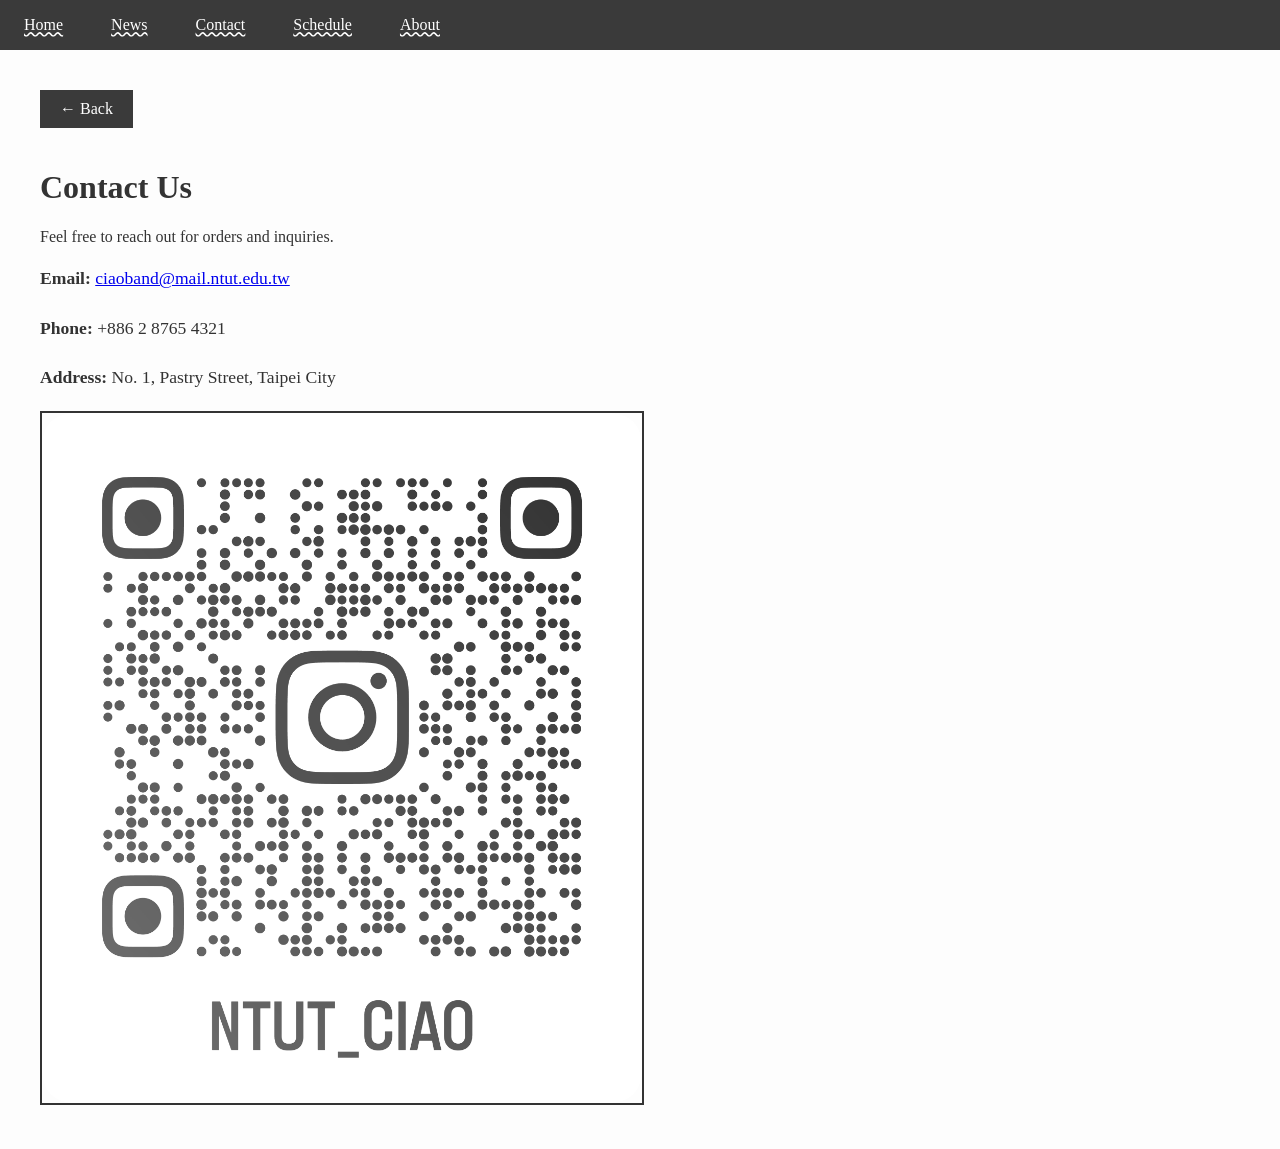
<file: 9_30web/contact/contact.html>
<!DOCTYPE html>
<html lang="en">
<head>
<meta charset="UTF-8">
<meta name="viewport" content="width=device-width, initial-scale=1.0">
<title>Contact</title>
<style>
    body {
        margin: 0; padding: 0;
        font-family: "Georgia", "Times New Roman", serif;
        background-color: #fdfdfd; color: #333;
    }
    .nav-list {
        list-style-type: none; margin: 0; padding: 0;
        overflow: hidden; background-color: #3a3a3a;
    }
    .nav-list li { float: left; }
    .nav-list li a {
        display: block; color: white; text-align: center;
        padding: 16px 24px; text-decoration: underline wavy white;
    }
    .nav-list li a:hover { background-color: #0b800b; }
    .nav-list li a:active { background-color: #eb1111; }
    
    .content-area { padding: 40px; }
    .contact-info p { line-height: 1.8; font-size: 1.1em; }
        /* 新增 BACK 按鈕的樣式 */
    .back-btn {
        background-color: #3a3a3a;
        color: white;
        border: none;
        padding: 10px 20px;
        font-size: 1em;
        cursor: pointer;
        margin-bottom: 20px;
        font-family: inherit;
    }
    .back-btn:hover {
        background-color: #555; /* 滑鼠懸停時變淺 */
    }
</style>
</head>
<body>
    <ul class="nav-list">
        <li><a href="../index.html">Home</a></li>
        <li><a href="../news/news.html">News</a></li>
        <li><a href="./contact.html">Contact</a></li>
        <li><a href="../schedule/schedule.html">Schedule</a></li>
        <li><a href="../about/about.html">About</a></li>
    </ul>

    <div class="content-area">
                <button class="back-btn" onclick="history.back()">&#8592; Back</button>

        <h1>Contact Us</h1>
        <p>Feel free to reach out for orders and inquiries.</p>
        <div class="contact-info">
            <p><strong>Email:</strong> <a href="mailto:ciaoband@mail.ntut.edu.tw">ciaoband@mail.ntut.edu.tw</a></p>
            <p><strong>Phone:</strong> +886 2 8765 4321</p>
            <p><strong>Address:</strong> No. 1, Pastry Street, Taipei City</p>
            <a>
            <a href="https://www.instagram.com/ntut_ciao" target="_blank">
            <img src="./ntut_ciao_qr.png" alt="Ciao Band Live Performance" style="max-width: 100%; height: auto; width: 600px; border: 2px solid #333;">
            </a>
          
        </div>
    </div>
</body>
</html>
</file>
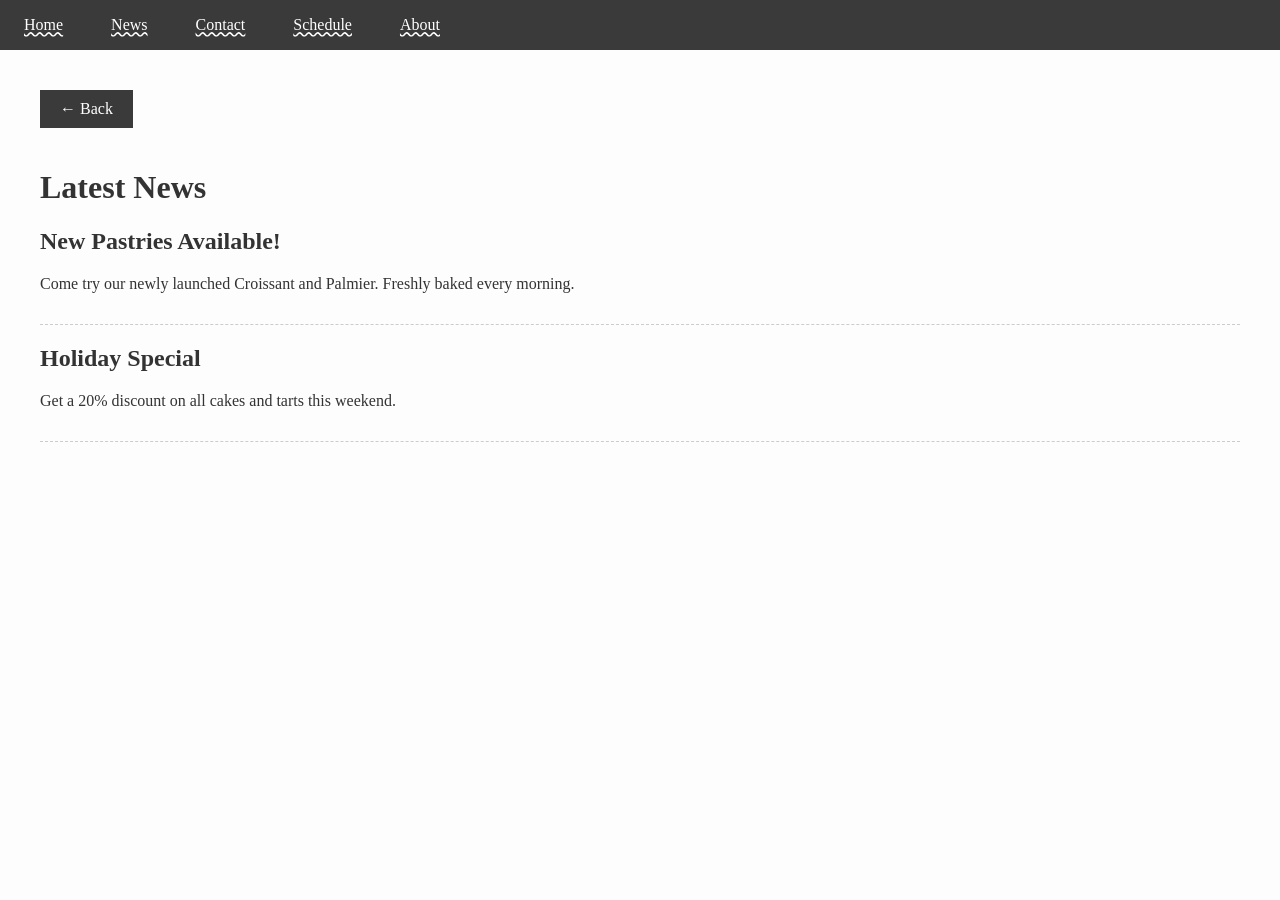
<file: 9_30web/news/news.html>
<!DOCTYPE html>
<html lang="en">
<head>
<meta charset="UTF-8">
<meta name="viewport" content="width=device-width, initial-scale=1.0">
<title>News</title>
<style>
    body {
        margin: 0;
        padding: 0;
        font-family: "Georgia", "Times New Roman", serif;
        background-color: #fdfdfd; 
        color: #333;
    }
    .nav-list {
        list-style-type: none;
        margin: 0;
        padding: 0;
        overflow: hidden;
        background-color: #3a3a3a;
    }
    .nav-list li { float: left; }
    .nav-list li a {
        display: block;
        color: white;
        text-align: center;
        padding: 16px 24px;
        text-decoration: underline wavy white;
    }
    .nav-list li a:hover { background-color: #0b800b; }
    .nav-list li a:active { background-color: #eb1111; }
    
    /* 內容區塊的間距設定 */
    .content-area {
        padding: 40px;
    }
    .news-item {
        margin-bottom: 20px;
        border-bottom: 1px dashed #ccc;
        padding-bottom: 15px;
    }
    .nav {
         list-style-type: none;
        padding: 0;
        background-color: #3a3a3a;
    }

    /* 新增 BACK 按鈕的樣式 */
    .back-btn {
        background-color: #3a3a3a;
        color: white;
        border: none;
        padding: 10px 20px;
        font-size: 1em;
        cursor: pointer;
        margin-bottom: 20px;
        font-family: inherit;
    }
    .back-btn:hover {
        background-color: #555; /* 滑鼠懸停時變淺 */
    }
</style>
</head>
<body>
    <ul class="nav-list">
        <li><a href="../index.html">Home</a></li>
        <li><a href="./news.html">News</a></li>
        <li><a href="../contact/contact.html">Contact</a></li>
        <li><a href="../schedule/schedule.html">Schedule</a></li>
        <li><a href="../about/about.html">About</a></li>
    </ul>

    <div class="content-area">
        <!-- 新增的 BACK 按鈕，點擊後會觸發瀏覽器的上一頁功能 -->
        <button class="back-btn" onclick="history.back()">&#8592; Back</button>

        <h1>Latest News</h1>
        <div class="news-item">
            <h2>New Pastries Available!</h2>
            <p>Come try our newly launched Croissant and Palmier. Freshly baked every morning.</p>
        </div>
        <div class="news-item">
            <h2>Holiday Special</h2>
            <p>Get a 20% discount on all cakes and tarts this weekend.</p>
        </div>
    </div>
    
</body>
</html>
</file>
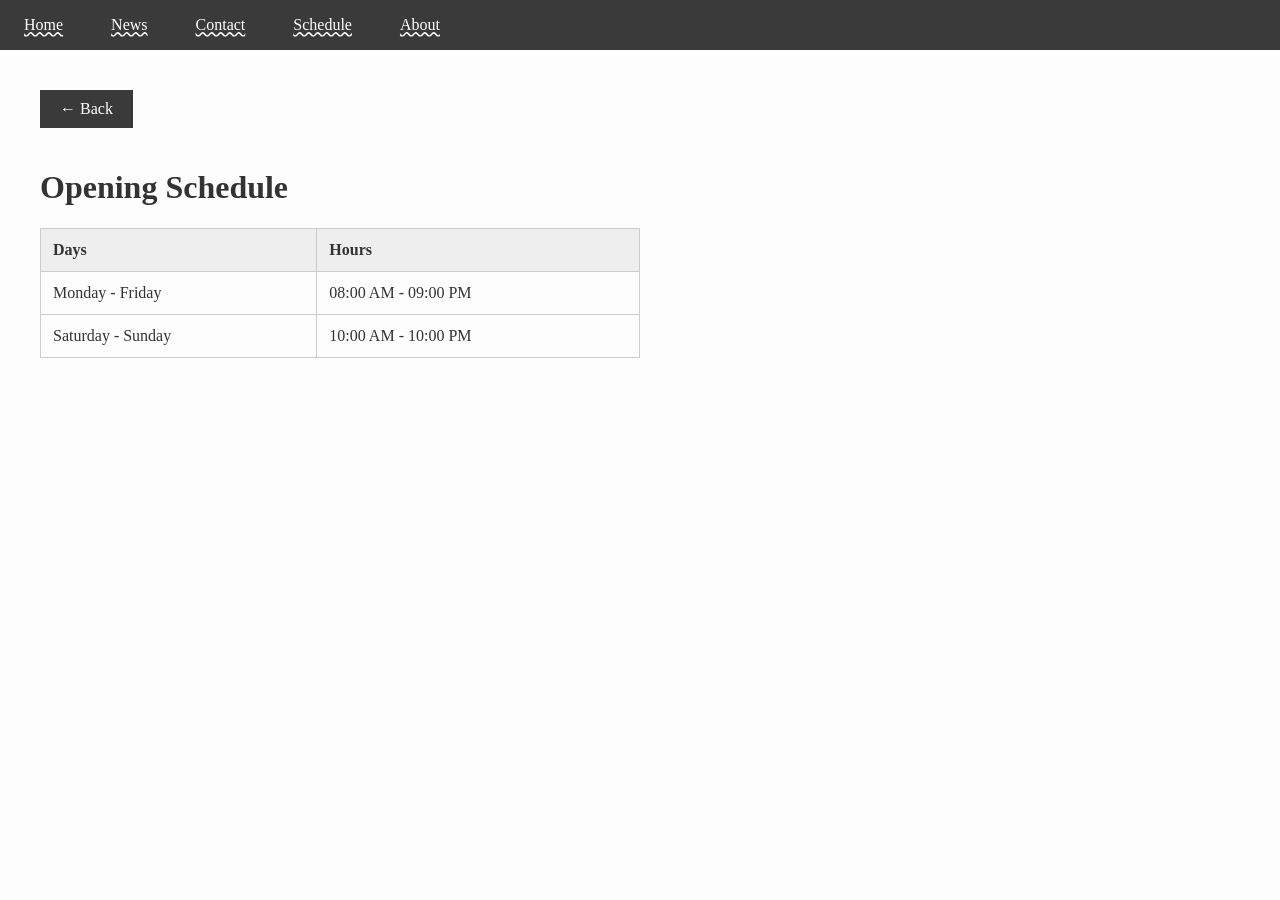
<file: 9_30web/schedule/schedule.html>
<!DOCTYPE html>
<html lang="en">
<head>
<meta charset="UTF-8">
<meta name="viewport" content="width=device-width, initial-scale=1.0">
<title>Schedule</title>
<style>
    body {
        margin: 0; padding: 0;
        font-family: "Georgia", "Times New Roman", serif;
        background-color: #fdfdfd; color: #333;
    }
    .nav-list {
        list-style-type: none; margin: 0; padding: 0;
        overflow: hidden; background-color: #3a3a3a;
    }
    .nav-list li { float: left; }
    .nav-list li a {
        display: block; color: white; text-align: center;
        padding: 16px 24px; text-decoration: underline wavy white;
    }
    .nav-list li a:hover { background-color: #0b800b; }
    .nav-list li a:active { background-color: #eb1111; }
    
    .content-area { padding: 40px; }
    table {
        width: 100%;
        max-width: 600px;
        border-collapse: collapse;
        margin-top: 20px;
    }
    th, td {
        border: 1px solid #ccc;
        padding: 12px;
        text-align: left;
    }
    th { background-color: #eee; }
     /* 新增 BACK 按鈕的樣式 */
    .back-btn {
        background-color: #3a3a3a;
        color: white;
        border: none;
        padding: 10px 20px;
        font-size: 1em;
        cursor: pointer;
        margin-bottom: 20px;
        font-family: inherit;
    }
    .back-btn:hover {
        background-color: #555; /* 滑鼠懸停時變淺 */
    }
</style>
</head>
<body>
    <ul class="nav-list">
        <li><a href="../index.html">Home</a></li>
        <li><a href="../news/news.html">News</a></li>
        <li><a href="../contact/contact.html">Contact</a></li>
        <li><a href="./schedule.html">Schedule</a></li>
        <li><a href="../about/about.html">About</a></li>
    </ul>

    <div class="content-area">
                <button class="back-btn" onclick="history.back()">&#8592; Back</button>

        <h1>Opening Schedule</h1>
        <table>
            <tr>
                <th>Days</th>
                <th>Hours</th>
            </tr>
            <tr>
                <td>Monday - Friday</td>
                <td>08:00 AM - 09:00 PM</td>
            </tr>
            <tr>
                <td>Saturday - Sunday</td>
                <td>10:00 AM - 10:00 PM</td>
            </tr>
        </table>
    </div>
</body>
</html>
</file>
<file: 10_21web/style.css>
html {
  scroll-behavior: smooth;
}

* {
  margin: 0;
  padding: 0;
  box-sizing: border-box;
}

body {
  font-family: "Georgia", "Times New Roman", serif;
}

header {
  display: flex;
  justify-content: space-between;
  align-items: center;
  padding: 20px 40px;
  background-color: #ffffff;
  top: 0;
  z-index: 1000;
}

.logo {
  font-size: 24px;
  font-weight: bold;
  font-family: "Georgia", "Times New Roman", serif;
  letter-spacing: 1px;
}

nav a {
  text-decoration: none;
  color: #000;
  margin-left: 30px;
  font-size: 12px;
  font-weight: bold;
  letter-spacing: 3px; 
  text-transform: uppercase;
  transition: color 0.3s ease;
}

nav a:hover {
  color: #ffbb00;
}

.hero {
  position: relative;
  height: calc(100vh - 70px); 
  background-image: linear-gradient(to right,rgb(0, 0, 0), rgba(255, 187, 0, 0.4)), url('CHANGHUA.jpg');
  background-size: cover;
  background-position: center;
  display: flex;
  align-items: center;
  padding: 0 10%; 
}

.hero-content {
  color: #ffffff;
  max-width: 300px;
}

.subtitle {
  font-size: 12px;
  letter-spacing: 3px;
  margin-bottom: 20px;
  font-weight: bold;
  text-transform: uppercase;
}

.hero-content h1 {
  font-family: "Georgia", "Times New Roman", serif;
  font-size: 80px;
  line-height: 1.1;
  margin-bottom: 30px;
}

.divider {
  width: 50px;
  height: 2px;
  background-color: #ffffff;
  margin-bottom: 30px;
}

.description {
  font-size: 16px;
  line-height: 1.6;
  opacity: 0.9;
}

.content-container {
  max-width: 900px;
  margin: 80px auto;
  padding: 0 20px;
}

.intro-section {
  clear: both;
  overflow: hidden;
  margin-bottom: 60px;
  scroll-margin-top: 100px; 
}

.small-tags {
  list-style: none;
  padding: 0;
  margin: 0 0 10px 0;
  display: flex;
  gap: 15px;
}

.small-tags li {
  font-size: 12px;
  font-weight: bold;
  color: #888;
  text-transform: uppercase;
  letter-spacing: 1.5px;
}

.intro-section h2 {
  font-family: "Georgia", "Times New Roman", serif;
  font-size: 32px;
  margin-bottom: 20px;
  color: #111;
}

.img-container {
  position: relative;
  width: 350px;
  border-radius: 8px;
  overflow: hidden;
}

.img-right {
  float: right;
  margin-left: 30px;
  margin-bottom: 15px;
}

.img-left {
  float: left;
  margin-right: 30px;
  margin-bottom: 15px;
}

.img-container img {
  width: 100%;
  display: block;
}

.overlay {
  position: absolute;
  top: 0; bottom: 0; left: 0; right: 0;
  height: 100%; width: 100%;
  opacity: 0;
  transition: .5s ease;
  background-color: rgba(58, 47, 71, 0.85);
}

.img-container:hover .overlay {
  opacity: 1;
}

.overlay-text {
  color: rgba(246, 250, 186, 0.822);
  font-size: 20px;
  font-weight: bold;
  position: absolute;
  top: 50%; left: 50%;
  transform: translate(-50%, -50%);
  text-align: center;
}

.intro-text {
  font-size: 16px;
  line-height: 1.8;
  color: #555;
}

.attractions-section {
  max-width: 900px;
  margin: 0 auto 80px auto;
  padding: 0 20px;
  scroll-margin-top: 100px; 
}

.section-header {
  display: flex;
  justify-content: space-between; 
  align-items: flex-end; 
  margin-bottom: 30px;
}

.attractions-section h2 {
  font-family: "Georgia", "Times New Roman", serif;
  font-size: 32px;
  color: #111;
  margin-bottom: 0; 
}

.header-hint-text {
  font-family: Arial, sans-serif;
  font-size: 12px;
  color: #888;
  max-width: 250px;
  line-height: 1.5;
  padding-bottom: 5px;
}

.footer-hint-text {
  font-family: Arial, sans-serif;
  font-size: 11px;
  color: #888;
  margin-top: 15px;
  text-align: left;
}

.cards-container {
  display: flex;
  justify-content: space-between;
  gap: 20px;
}

.card {
  position: relative;
  flex: 1;
  border-radius: 8px;
  overflow: hidden;
}

.card img {
  width: 100%;
  height: 250px; 
  object-fit: cover; 
  display: block;
}

.card .overlay {
  position: absolute;
  top: 0; bottom: 0; left: 0; right: 0;
  height: 100%; width: 100%;
  opacity: 0;
  transition: .5s ease;
  background-color: rgba(51, 45, 104, 0.85);
}

.card:hover .overlay {
  opacity: 1;
}

.card .overlay-text {
  color: rgb(186, 196, 168);
  font-size: 20px;
  font-weight: bold;
  position: absolute;
  top: 50%; left: 50%;
  transform: translate(-50%, -50%);
  text-align: center;
  width: 100%;
}

/* Travel Planner Section Styles */
.travel-planner-section {
  max-width: 900px;
  margin: 0 auto 80px auto;
  padding: 0 20px;
  scroll-margin-top: 100px;
}

.travel-planner-section h2 {
  font-family: "Georgia", "Times New Roman", serif;
  font-size: 32px;
  color: #111;
  margin-bottom: 20px;
}

.travel-planner-section h2.sub-heading {
  font-size: 26px;
  margin-top: 60px;
}

.travel-planner-section p.intro-text {
  font-size: 16px;
  line-height: 1.8;
  color: #555;
  margin-bottom: 25px;
}

.travel-table {
  width: 100%;
  border-collapse: collapse;
  font-family: Arial, sans-serif;
  font-size: 14px;
  margin-bottom: 20px;
}

.travel-table thead {
  background-color: #3a2f47; 
  color: #ffffff;
}

.travel-table th {
  padding: 18px 15px;
  text-align: left;
  font-weight: bold;
  border-right: 1px solid rgba(255, 255, 255, 0.1);
}

.travel-table th:last-child {
  border-right: none;
}

.travel-table td {
  padding: 18px 15px;
  color: #333;
}

.travel-table tbody tr:nth-child(odd) {
  background-color: #fcfcfc;
}

.travel-table tbody tr:nth-child(even) {
  background-color: #f5f5f5;
}

.budget-table tbody tr {
  border-bottom: 1px solid #e5e5e5;
}

.budget-table tbody tr:last-child {
  border-bottom: none;
}

.col-day { width: 15%; font-weight: bold; }
.col-time { width: 28%; }
.col-category { width: 30%; font-weight: bold; background-color: #eaeaea; }
.col-item { width: 40%; }
.col-cost { width: 30%; text-align: right; }

.highlight-cell {
  text-align: center !important;
  color: #111;
  font-weight: bold;
  background-color: rgba(255, 187, 0, 0.25) !important; 
}

.right-align {
  text-align: right;
}

tr, td, th {
  border: 1px solid rgb(255, 255, 255);
}

table {
  border-collapse: collapse;
}

td {
  border: 2px solid rgb(255, 255, 255);
  padding: 1px;
}
</file>
<file: 10_21web_ME/style.css>
html {
  scroll-behavior: smooth;
}

* {
  margin: 0;
  padding: 0;
  box-sizing: border-box;
}

body {
  /* 改為現代無襯線字體，乾淨俐落 */
  font-family: -apple-system, BlinkMacSystemFont, "Segoe UI", Roboto, "Helvetica Neue", "Noto Sans TC", sans-serif;
  background-color: #f8fafc; /* 非常淺的科技灰藍色底 */
  color: #0f172a;
}

header {
  position: sticky;
  display: flex;
  justify-content: space-between;
  align-items: center;
  padding: 15px 40px;
  background-color: rgba(255, 255, 255, 0.85);
  backdrop-filter: blur(12px); /* 毛玻璃特效 */
  -webkit-backdrop-filter: blur(12px);
  top: 0;
  z-index: 1000;
  box-shadow: 0 1px 0 rgba(0,0,0,0.05);
}

.logo {
  font-size: 22px;
  font-weight: 800;
  letter-spacing: -0.5px;
}

nav a {
  text-decoration: none;
  color: #475569;
  margin-left: 20px;
  font-size: 13px;
  font-weight: 600;
  letter-spacing: 1px; 
  text-transform: uppercase;
  padding: 8px 16px;
  border-radius: 20px;
  transition: all 0.3s ease;
}

nav a:hover {
  background-color: #f1f5f9;
  color: #0ea5e9; /* 亮眼的科技藍 */
}

.hero {
  position: relative;
  height: calc(100vh - 65px); 
  /* 改為深色漸層，更有現代感 */
  background-image: linear-gradient(to right, rgba(15, 23, 42, 0.95), rgba(15, 23, 42, 0.4)), url('Profile.jpg');
  background-size: cover;
  background-position: center;
  display: flex;
  align-items: center;
  padding: 0 10%; 
}

.hero-content {
  color: #ffffff;
  max-width: 400px;
}

.subtitle {
  font-size: 13px;
  letter-spacing: 4px;
  margin-bottom: 20px;
  font-weight: 600;
  text-transform: uppercase;
  color: #bae6fd;
}

.hero-content h1 {
  font-size: 72px;
  font-weight: 800;
  line-height: 1.1;
  margin-bottom: 25px;
  letter-spacing: -1px;
}

.divider {
  width: 60px;
  height: 4px;
  background-color: #0ea5e9;
  border-radius: 2px;
  margin-bottom: 30px;
}

.description {
  font-size: 17px;
  line-height: 1.7;
  color: #cbd5e1;
}

.content-container, .attractions-section, .travel-planner-section {
  max-width: 1000px;
  margin: 100px auto;
  padding: 0 30px;
}

.intro-section {
  clear: both;
  overflow: hidden;
  margin-bottom: 80px;
  scroll-margin-top: 120px; 
}

/* 將原本的小字改成藥丸型標章 */
.small-tags {
  list-style: none;
  padding: 0;
  margin: 0 0 15px 0;
  display: flex;
  gap: 10px;
}

.small-tags li {
  font-size: 12px;
  font-weight: 700;
  color: #0ea5e9;
  background-color: #e0f2fe;
  padding: 6px 16px;
  border-radius: 20px;
  text-transform: uppercase;
  letter-spacing: 1px;
}

h2 {
  font-size: 36px;
  font-weight: 800;
  margin-bottom: 25px;
  color: #0f172a;
  letter-spacing: -0.5px;
}

/* 圖片容器：加大圓角與陰影，增加圖片放大特效 */
.img-container {
  position: relative;
  width: 380px;        
  height: 380px;       
  border-radius: 24px;
  overflow: hidden;
  box-shadow: 0 20px 40px rgba(0,0,0,0.08);
}

.img-container img {
  width: 100%;
  height: 100%;        
  object-fit: cover;  
  display: block;
  transition: transform 0.6s cubic-bezier(0.25, 0.46, 0.45, 0.94);
}

.img-container:hover img {
  transform: scale(1.05);
}

.img-right { float: right; margin-left: 40px; margin-bottom: 20px; }
.img-left { float: left; margin-right: 40px; margin-bottom: 20px; }

/* 覆蓋層加入漸層與位移動畫 */
.overlay {
  position: absolute;
  top: 0; bottom: 0; left: 0; right: 0;
  height: 100%; width: 100%;
  opacity: 0;
  background: linear-gradient(to top, rgba(15, 23, 42, 0.9), rgba(15, 23, 42, 0.2));
  transition: all 0.4s ease;
}

.img-container:hover .overlay { opacity: 1; }

.overlay-text {
  color: #ffffff;
  font-size: 22px;
  font-weight: 700;
  position: absolute;
  top: 60%; left: 50%;
  transform: translate(-50%, 20px);
  text-align: center;
  line-height: 1.5;
  width: 100%;
  opacity: 0;
  transition: all 0.4s ease;
}

.img-container:hover .overlay-text {
  transform: translate(-50%, -50%);
  opacity: 1;
}

.overlay-text span {
  font-size: 14px;
  font-weight: 400;
  color: #94a3b8;
  display: block;
  margin-top: 5px;
}

.intro-text {
  font-size: 17px;
  line-height: 1.8;
  color: #475569;
}

/* 卡片設計更新 */
.section-header {
  display: flex;
  justify-content: space-between; 
  align-items: flex-end; 
  margin-bottom: 40px;
}

.header-hint-text {
  font-size: 13px;
  color: #94a3b8;
  max-width: 250px;
  line-height: 1.6;
}

.cards-container {
  display: flex;
  justify-content: space-between;
  gap: 30px;
}

.card {
  position: relative;
  flex: 1;
  border-radius: 20px;
  overflow: hidden;
  box-shadow: 0 10px 30px rgba(0,0,0,0.05);
}

.card img {
  width: 100%;
  height: 300px; 
  object-fit: cover; 
  display: block;
  transition: transform 0.6s ease;
}

.card:hover img { transform: scale(1.05); }

.card .overlay {
  position: absolute;
  top: 0; bottom: 0; left: 0; right: 0;
  height: 100%; width: 100%;
  opacity: 0;
  background: linear-gradient(to top, rgba(15, 23, 42, 0.95), transparent);
  transition: all 0.4s ease;
}

.card:hover .overlay { opacity: 1; }

.card .overlay-text {
  color: #ffffff;
  font-size: 20px;
  font-weight: 700;
  position: absolute;
  bottom: 20px; left: 0;
  top: auto;
  transform: translateY(20px);
  text-align: center;
  width: 100%;
  opacity: 0;
  transition: all 0.4s ease;
}

.card:hover .overlay-text {
  transform: translateY(0);
  opacity: 1;
}

/* 課表與表格設計現代化 */
.schedule-wrapper {
  overflow-x: auto;
  margin-bottom: 60px;
  border-radius: 16px;
  box-shadow: 0 10px 40px rgba(0, 0, 0, 0.04);
  background-color: #fff;
  padding: 10px;
}

.schedule-table {
  width: 100%;
  border-collapse: collapse;
  min-width: 600px;
}

.schedule-table th, .schedule-table td {
  border: 4px solid #fff; /* 用粗白線分隔，取代死板的細線 */
  padding: 16px 12px;
  text-align: center;
  vertical-align: middle;
  border-radius: 8px; /* 儲存格內圓角 */
}

.schedule-table thead th {
  background-color: #0f172a;
  color: #ffffff;
  font-weight: 600;
  font-size: 14px;
}

.schedule-table .period-col {
  background-color: #f1f5f9;
  font-weight: 700;
  color: #475569;
}

/* 課表顏色調整為更有質感的低飽和度 */
.course-ds { background-color: #ffedd5; }
.course-oop { background-color: #fce7f3; }
.course-hr { background-color: #f3f4f6; }
.course-app { background-color: #fae8ff; }
.course-net { background-color: #dcfce7; }
.course-eng { background-color: #e0f2fe; }
.course-city { background-color: #fef9c3; }
.course-arch { background-color: #dbeafe; }
.course-pe { background-color: #ecfccb; }
.course-web { background-color: #f3e8ff; }

.course-name {
  display: block;
  font-weight: 700;
  color: #1e293b;
  margin-bottom: 6px;
  font-size: 14px;
}

.course-loc {
  display: block;
  font-size: 12px;
  color: #64748b;
}

/* 聯絡表格 */
.travel-table {
  width: 100%;
  border-collapse: collapse;
  margin-bottom: 20px;
  background-color: #fff;
  border-radius: 16px;
  overflow: hidden;
  box-shadow: 0 10px 40px rgba(0, 0, 0, 0.04);
}

.travel-table th {
  background-color: #0f172a;
  color: #fff;
  padding: 18px 20px;
  text-align: left;
  font-weight: 600;
}

.travel-table td {
  padding: 18px 20px;
  border-bottom: 1px solid #f1f5f9;
  color: #334155;
  font-size: 15px;
}

.travel-table tr:last-child td {
  border-bottom: none;
}

.budget-table a {
  color: #0ea5e9;
  text-decoration: none;
  font-weight: 600;
}

.budget-table a:hover {
  text-decoration: underline;
}

.right-align {
  text-align: right;
}
</file>
<file: Web_Programming_Midterm_Project/style.css>
* {
  box-sizing: border-box;
  margin: 0;
  padding: 0;
}

@font-face {
  font-family: 'MyCustomHandwriting'; 
  src: url('fonts/ChenYuluoyan-Thin-Monospaced.ttf') format('truetype');
  font-weight: normal;
  font-style: normal;
  size-adjust: 135%;
}

body {
  font-family: 'MyCustomHandwriting', 'Noto Sans TC', sans-serif;
  background-color: #faf6f0; /* 手繪粗糙畫紙/淡奶油色背景 */
  color: #4a3c31;            /* 深褐色鉛筆線條，避免黑色過於死板 */
  font-size: 19px;
  line-height: 2.2;          /* 大幅加寬行距，手寫字不擠壓 */
  letter-spacing: 2px;       /* 增加字距，讓字體更舒展好讀 */
}

/* 頂部極細 dotted 分隔線與簡約手寫導覽 */
header {
  max-width: 1150px;
  margin: 0 auto 30px auto;
  border-bottom: 2.5px dotted #a89f91; /* dotted dash 手繪風虛線 */
  padding: 20px 20px 15px 20px;
}

.navbar {
  display: flex;
  justify-content: space-between;
  align-items: center;
  flex-wrap: wrap;
  gap: 15px;
}

/* 拿掉生硬按鈕，改為自然手寫風 A 連結 */
.brand-title {
  font-size: 2.3rem;
  font-weight: bold;
  text-decoration: none;
  color: #c85a3c; /* 溫暖的磚紅褐色 */
  display: inline-flex;
  align-items: center;
}

.brand-sub {
  font-size: 0.95rem;
  background-color: #ffd8cc;
  color: #4a3c31;
  padding: 3px 10px;
  border: 3px solid #4a3c31; /* 鉛筆粗邊框 */
  border-radius: 12px 6px 15px 5px / 6px 15px 5px 12px;
  margin-left: 10px;
  font-weight: bold;
}

nav {
  display: flex;
  gap: 18px;
  flex-wrap: wrap;
}

/* 圓潤可愛的手寫按鈕導覽 */
.nav-link, .hand-btn {
  display: inline-block;
  font-family: inherit;      
  letter-spacing: inherit;   
  text-decoration: none;
  color: #4a3c31;
  background-color: #fff2cc;
  padding: 6px 20px;
  font-size: 1.25rem;
  font-weight: bold;
  cursor: pointer;
  border: 4px solid #4a3c31;
  border-radius: 40px 15px 45px 15px / 15px 40px 15px 45px;
  box-shadow: 0 4px 0 #4a3c31;
  transition: transform 0.1s ease, box-shadow 0.1s ease;
}

.nav-link:hover, .hand-btn:hover {
  transform: translateY(-2px) rotate(-1.5deg);
  background-color: #ffe066;
  box-shadow: 0 6px 0 #4a3c31;
}

.nav-link:active, .hand-btn:active {
  transform: translateY(2px);
  box-shadow: 0 2px 0 #4a3c31;
}

/* 主要內容區 */
main {
  max-width: 1150px;
  margin: 0 auto;
  padding: 0 20px;
}

/* 標題與裝飾 */
h2 {
  font-size: 2rem;
  margin: 0 auto 24px auto;
  color: #385a64;
  text-align: center;
   align-self: center;
}

h2::after {
  content: "";
  display: block;
  width: 100%;
  height: 6px;
  background-color: #ffd8cc;
  border-radius: 3px;
  margin-top: 4px;
}

h3 {
  font-size: 1.5rem;
  margin-bottom: 12px;
  color: #4a3c31;
}

p {
  font-size: 1.2rem;
  margin-bottom: 24px;
  line-height: 2.2;
}

li {
  font-size: 1.2rem;
  margin-bottom: 18px;
  line-height: 2.2;
}

/* 手繪大橫幅 Banner */
.hero-box {
  background-color: #f6f0ea; /* 柔和自然手繪淡褐背景 */
  padding: 40px;
  margin-bottom: 40px;
  border: 4px solid #4a3c31;
  border-radius: 45px 20px 40px 25px / 20px 45px 20px 40px;
  box-shadow: 0 5px 0 #4a3c31;
  text-align: center; /* 改為更親民的置中感，與 Title 連接 */
}

.hero-title-large {
  font-size: 3rem;
  color: #c85a3c;
  margin-bottom: 10px;
  font-weight: bold;
}

.hero-subtitle {
  font-size: 1.5rem;
  color: #4a3c31;
  margin-bottom: 20px;
}

.hero-img {
  width: 320px;
  max-width: 100%;
  height: auto;
  display: block;
  margin: 25px auto 10px auto; /* 置中大插圖 */
}

/* 2x2 不規則泡泡網格 */
.grid-2x2 {
  display: grid;
  grid-template-columns: repeat(2, 1fr);
  gap: 30px;
  margin: 35px 0;
}

/* 泡泡框 card 卡片 */
.sketch-box {
  padding: 30px 25px;
  border: 4px solid #4a3c31;
  border-radius: 40px 15px 45px 15px / 15px 40px 15px 45px; /* 泡泡圓角 */
  box-shadow: 0 5px 0 #4a3c31;
  transition: transform 0.15s ease, box-shadow 0.15s ease;
  background-color: #ffffff;
  display: flex;
  flex-direction: column;
  justify-content: space-between;
}

/* 便條紙配色，100% 呼應 image_1.png 的溫馨粉彩 */
.grid-2x2 .sketch-box:nth-child(1) { background-color: #fef1f1; } /* 柔和淡粉 */
.grid-2x2 .sketch-box:nth-child(2) { background-color: #f1f7f5; } /* 柔和淡綠 */
.grid-2x2 .sketch-box:nth-child(3) { background-color: #fef9e7; } /* 柔和淡黃 */
.grid-2x2 .sketch-box:nth-child(4) { background-color: #fbf0f6; } /* 柔和淡紫 */

.sketch-box:hover {
  transform: translateY(-3px) rotate(-1deg);
  box-shadow: 0 8px 0 #4a3c31;
}

/* 卡片內的手繪小插圖與內文左右排版，與 image_1.png 完美呼應 */
.card-content-wrapper {
  display: flex;
  align-items: center;
  justify-content: space-between;
  gap: 15px;
  text-align: left;
}

.card-text {
  flex: 1;
}

.card-img {
  width: 110px;
  height: 110px;
  object-fit: contain;
  flex-shrink: 0;
}

/* 表格樣式：同樣套用 100% 手繪外型 */
table {
  width: 100%;
  border-collapse: collapse;
  margin: 30px 0;
  background-color: #ffffff;
  border: 4px solid #4a3c31;
  border-radius: 15px;
  overflow: hidden;
}

th, td {
  border: 3px solid #4a3c31;
  padding: 16px 20px;
  text-align: left;
  line-height: 2.0;
}

th {
  background-color: #e2f0d9; /* 溫馨淡綠 */
  color: #4a3c31;
  font-size: 1.3rem;
  font-weight: bold;
}

td {
  font-size: 1.25rem;
}

tbody tr:nth-child(even) {
  background-color: #fcfbf8;
}

tbody tr:hover {
  background-color: #fff2cc;
}

/* 彩色小標籤 / 地圖按鈕 */
td a, li a {
  display: inline-block;
  background-color: #ffd8cc;
  color: #4a3c31;
  padding: 2px 12px;
  border: 3px solid #4a3c31;
  border-radius: 12px;
  text-decoration: none;
  font-weight: bold;
  font-size: 1.15rem;
}

td a:hover, li a:hover {
  background-color: #ffbeaa;
  transform: rotate(-1.5deg);
}

/* 清單 bullet 手繪感 */
ul, ol {
  margin-left: 30px;
  margin-bottom: 25px;
}

li strong {
  background-color: #ffebeb;
  padding: 2px 8px;
  border-radius: 8px;
  border-bottom: 2px solid #4a3c31;
}

/* 輸入框 */
input[type="number"] {
  padding: 10px 16px;
  border: 3px solid #4a3c31;
  border-radius: 16px 8px 16px 5px / 8px 16px 5px 12px;
  background-color: #ffffff;
  font-size: 1.2rem;
  font-family: inherit;
  margin: 10px 0 20px 0;
  width: 100%;
  max-width: 280px;
}

/* 頁尾 */
footer {
  border-top: 2.5px dotted #a89f91;
  margin-top: 60px;
  padding: 30px 20px;
  text-align: center;
  background-color: #faf6f0;
}

/* 手機版調整 */
@media (max-width: 768px) {
  .navbar {
    justify-content: center;
  }
  .grid-2x2 {
    grid-template-columns: 1fr;
  }
  .card-content-wrapper {
    flex-direction: column-reverse;
    text-align: center;
  }
  th, td {
    padding: 12px;
    font-size: 1.1rem;
  }
}
</file>
